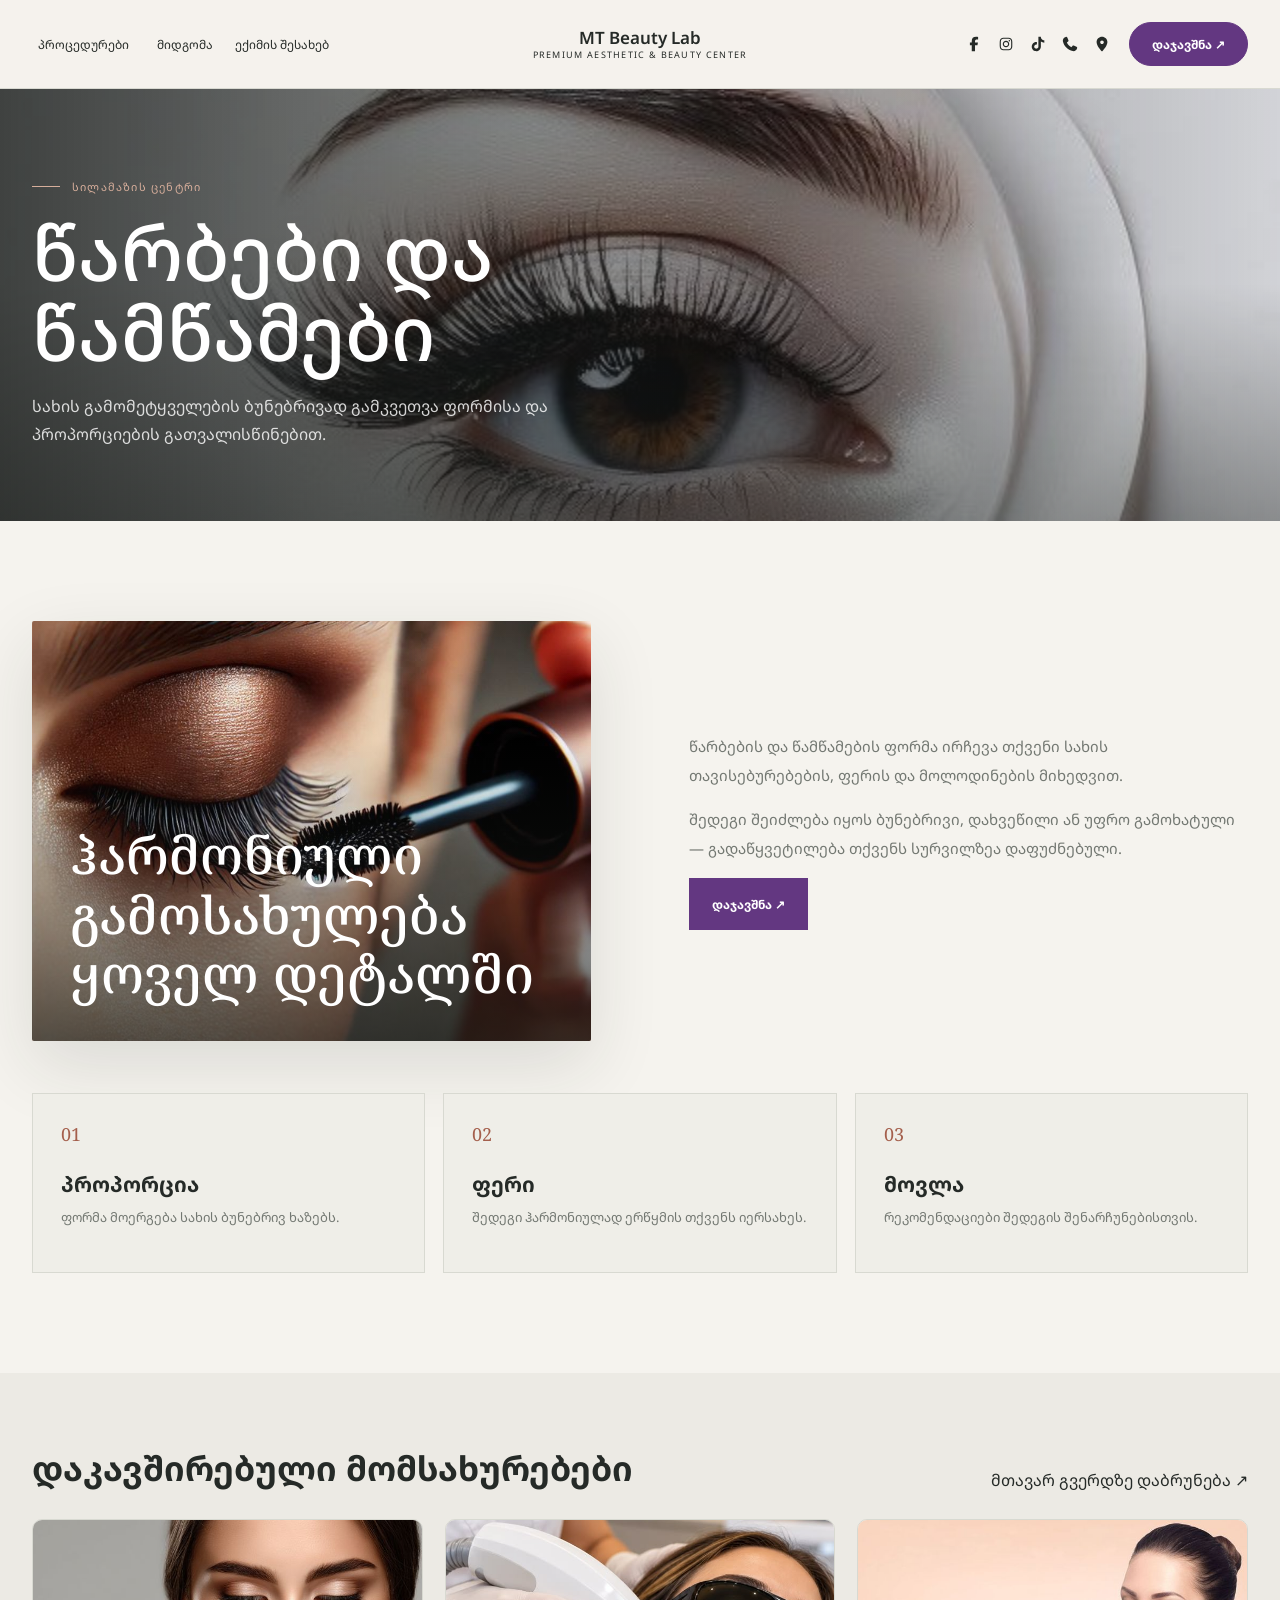
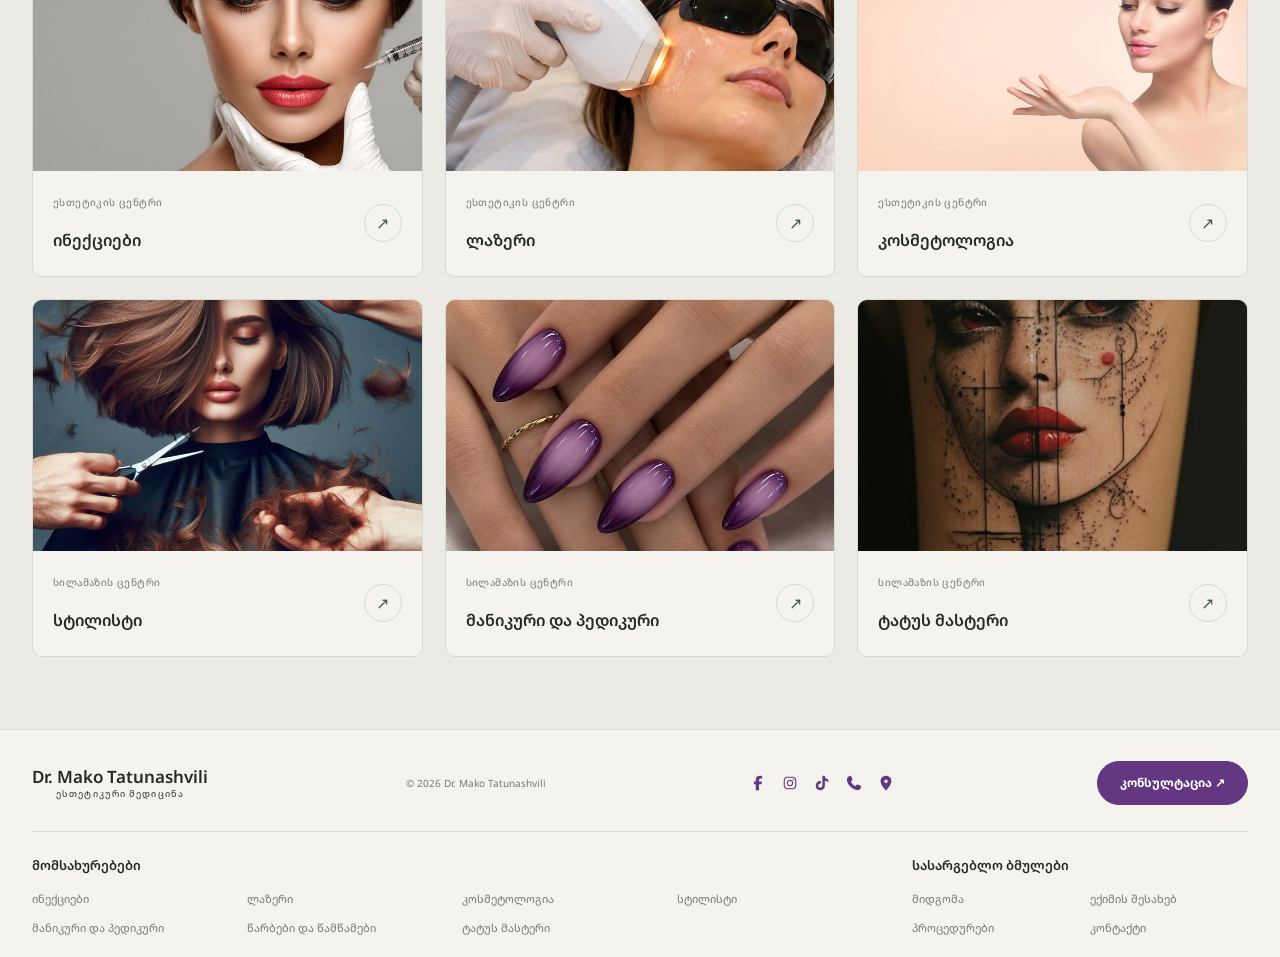
<file: pages/brows-lashes.html>
<!doctype html>
<html lang="ka">
  <head>
    <meta charset="UTF-8" />
    <meta name="viewport" content="width=device-width,initial-scale=1" />
    <title>წარბები და წამწამები | Dr. Mako Tatunashvili</title>
    <link rel="preconnect" href="https://fonts.googleapis.com" />
    <link rel="preconnect" href="https://fonts.gstatic.com" crossorigin />
    <link
      href="https://fonts.googleapis.com/css2?family=Noto+Sans+Georgian:wght@400;500;600;700&family=Noto+Serif+Georgian:wght@400;500;600&display=swap"
      rel="stylesheet"
    />
    <link rel="stylesheet" href="../pages.css" />
  </head>
  <body class="brows-lashes">
    <header class="sub-header">
      <div class="wrap nav">
        <a class="brand" href="../index.html"
          ><strong>MT Beauty Lab</strong
          ><span>Premium Aesthetic & Beauty Center</span></a
        >
        <nav class="nav-links">
          <button class="nav-trigger" type="button" aria-expanded="false">
            პროცედურები</button
          ><a href="../index.html#approach">მიდგომა</a
          ><a href="../index.html#doctor">ექიმის შესახებ</a>
        </nav>
        <div class="header-actions">
          <a class="button nav-book" href="../index.html#booking">დაჯავშნა ↗</a>
        </div>
        <button
          class="menu-toggle"
          type="button"
          aria-label="მენიუს გახსნა"
          aria-expanded="false"
        >
          ☰
        </button>
      </div>
      <div class="mega-menu">
        <div class="wrap mega-menu-inner">
          <div class="mega-column">
            <p class="mega-label">ესთეტიკის ცენტრი</p>
            <a href="injections.html">ინექციები</a
            ><a href="laser.html">ლაზერი</a
            ><a href="cosmetology.html">კოსმეტოლოგიური პროცედურები</a>
          </div>
          <div class="mega-column">
            <p class="mega-label">სილამაზის ცენტრი</p>
            <a href="stylist.html">სტილისტი</a
            ><a href="manicure-pedicure.html">მანიკური და პედიკური</a
            ><a class="active" href="brows-lashes.html">წარბები და წამწამები</a
            ><a href="tattoo-master.html">ტატუს მასტერი</a>
          </div>
          <a class="mega-feature" href="../index.html#booking"
            ><strong>ინდივიდუალური კონსულტაცია</strong></a
          >
        </div>
      </div>
    </header>
    <main>
      <section class="page-hero">
        <div class="wrap page-hero-inner">
          <p class="eyebrow">სილამაზის ცენტრი</p>
          <h1>წარბები და წამწამები</h1>
          <p>
            სახის გამომეტყველების ბუნებრივად გამკვეთვა ფორმისა და პროპორციების
            გათვალისწინებით.
          </p>
        </div>
      </section>
      <section class="page-content">
        <div class="wrap">
          <div class="content-grid">
            <div><h2>ჰარმონიული გამოსახულება ყოველ დეტალში</h2></div>
            <div>
              <p>
                წარბების და წამწამების ფორმა ირჩევა თქვენი სახის
                თავისებურებების, ფერის და მოლოდინების მიხედვით.
              </p>
              <p>
                შედეგი შეიძლება იყოს ბუნებრივი, დახვეწილი ან უფრო გამოხატული —
                გადაწყვეტილება თქვენს სურვილზეა დაფუძნებული.
              </p>
              <a class="button" href="../index.html#booking">დაჯავშნა ↗</a>
            </div>
          </div>
          <div class="benefits">
            <article class="benefit">
              <span>01</span>
              <h3>პროპორცია</h3>
              <p>ფორმა მოერგება სახის ბუნებრივ ხაზებს.</p>
            </article>
            <article class="benefit">
              <span>02</span>
              <h3>ფერი</h3>
              <p>შედეგი ჰარმონიულად ერწყმის თქვენს იერსახეს.</p>
            </article>
            <article class="benefit">
              <span>03</span>
              <h3>მოვლა</h3>
              <p>რეკომენდაციები შედეგის შენარჩუნებისთვის.</p>
            </article>
          </div>
        </div>
      </section>
      <section class="page-related">
        <div class="wrap">
          <div class="related-head">
            <h2>დაკავშირებული მომსახურებები</h2>
            <a href="../index.html">მთავარ გვერდზე დაბრუნება ↗</a>
          </div>
          <div class="related-links">
            <a href="stylist.html">სტილისტი <span>↗</span></a
            ><a href="tattoo-master.html">ტატუს მასტერი <span>↗</span></a
            ><a href="cosmetology.html">კოსმეტოლოგია <span>↗</span></a>
          </div>
        </div>
      </section>
    </main>
    <footer>
      <div class="wrap footer-row">
        <a class="brand" href="../index.html"
          ><strong>Dr. Mako Tatunashvili</strong
          ><span>ესთეტიკური მედიცინა</span></a
        >
        <p>© <span id="year"></span> Dr. Mako Tatunashvili</p>
        <a class="button footer-cta" href="../index.html#booking"
          >კონსულტაცია ↗</a
        >
        <div class="footer-links">
          <a href="../index.html#doctor">ექიმის შესახებ</a
          ><a href="../index.html#treatments">პროცედურები</a
          ><a href="../index.html#booking">კონტაქტი</a>
        </div>
      </div>
      <div class="wrap footer-map"></div>
    </footer>
    <script src="../pages.js"></script>
  </body>
</html>
</file>
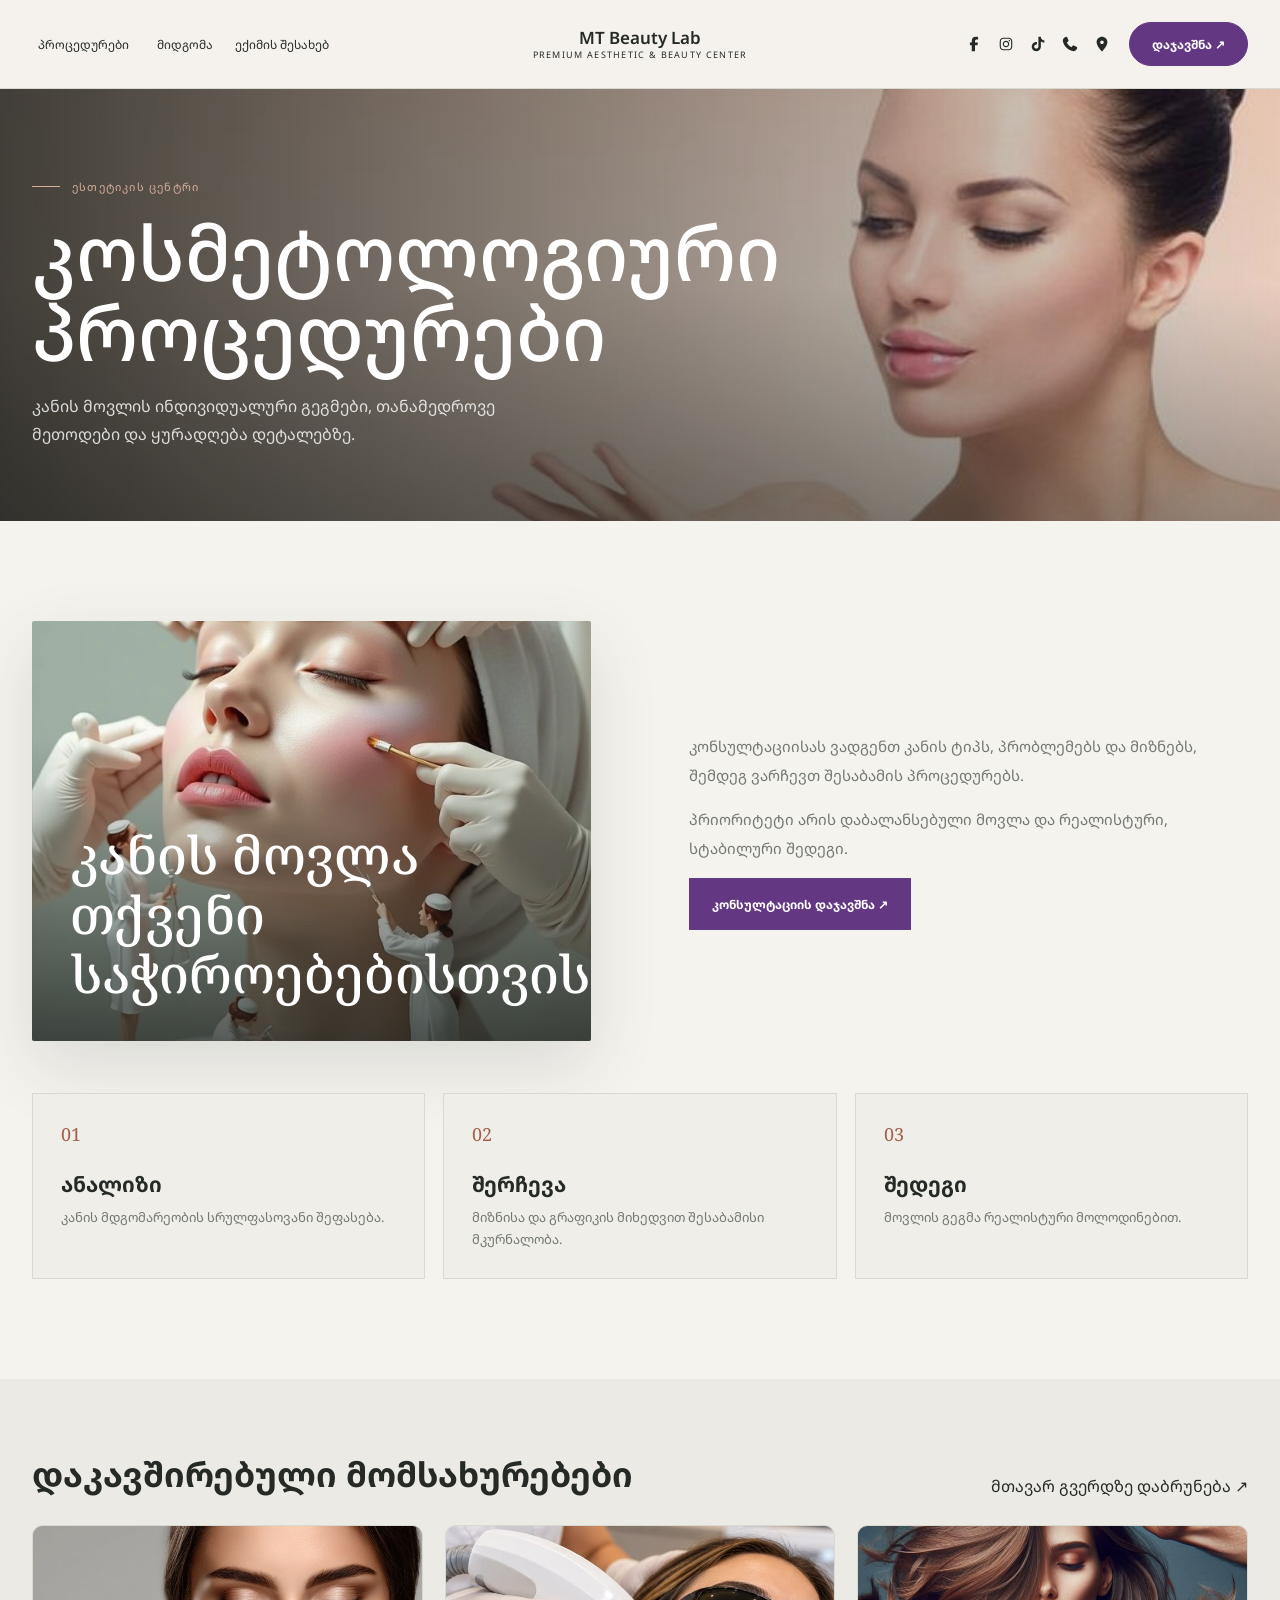
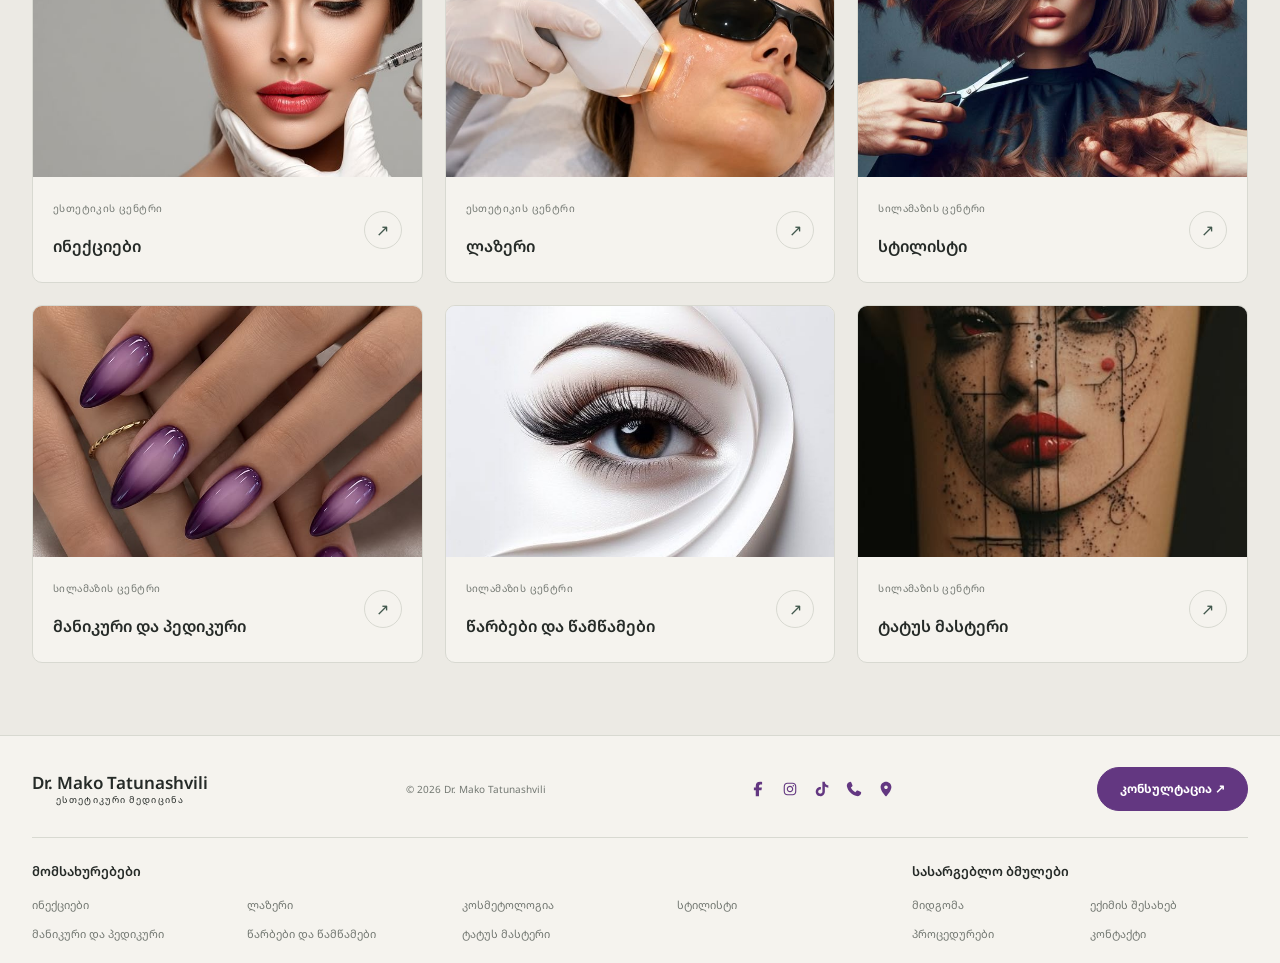
<file: pages/cosmetology.html>
<!doctype html>
<html lang="ka">
  <head>
    <meta charset="UTF-8" />
    <meta name="viewport" content="width=device-width,initial-scale=1" />
    <title>კოსმეტოლოგიური პროცედურები | Dr. Mako Tatunashvili</title>
    <link rel="preconnect" href="https://fonts.googleapis.com" />
    <link rel="preconnect" href="https://fonts.gstatic.com" crossorigin />
    <link
      href="https://fonts.googleapis.com/css2?family=Noto+Sans+Georgian:wght@400;500;600;700&family=Noto+Serif+Georgian:wght@400;500;600&display=swap"
      rel="stylesheet"
    />
    <link rel="stylesheet" href="../pages.css" />
  </head>
  <body class="cosmetology">
    <header class="sub-header">
      <div class="wrap nav">
        <a class="brand" href="../index.html"
          ><strong>MT Beauty Lab</strong
          ><span>Premium Aesthetic & Beauty Center</span></a
        >
        <nav class="nav-links">
          <button class="nav-trigger" type="button" aria-expanded="false">
            პროცედურები</button
          ><a href="../index.html#approach">მიდგომა</a
          ><a href="../index.html#doctor">ექიმის შესახებ</a>
        </nav>
        <div class="header-actions">
          <a class="button nav-book" href="../index.html#booking">დაჯავშნა ↗</a>
        </div>
        <button
          class="menu-toggle"
          type="button"
          aria-label="მენიუს გახსნა"
          aria-expanded="false"
        >
          ☰
        </button>
      </div>
      <div class="mega-menu">
        <div class="wrap mega-menu-inner">
          <div class="mega-column">
            <p class="mega-label">ესთეტიკის ცენტრი</p>
            <a href="injections.html">ინექციები</a
            ><a href="laser.html">ლაზერი</a
            ><a class="active" href="cosmetology.html"
              >კოსმეტოლოგიური პროცედურები</a
            >
          </div>
          <div class="mega-column">
            <p class="mega-label">სილამაზის ცენტრი</p>
            <a href="stylist.html">სტილისტი</a
            ><a href="manicure-pedicure.html">მანიკური და პედიკური</a
            ><a href="brows-lashes.html">წარბები და წამწამები</a
            ><a href="tattoo-master.html">ტატუს მასტერი</a>
          </div>
          <a class="mega-feature" href="../index.html#booking"
            ><strong>ინდივიდუალური კონსულტაცია</strong></a
          >
        </div>
      </div>
    </header>
    <main>
      <section class="page-hero">
        <div class="wrap page-hero-inner">
          <p class="eyebrow">ესთეტიკის ცენტრი</p>
          <h1>კოსმეტოლოგიური პროცედურები</h1>
          <p>
            კანის მოვლის ინდივიდუალური გეგმები, თანამედროვე მეთოდები და
            ყურადღება დეტალებზე.
          </p>
        </div>
      </section>
      <section class="page-content">
        <div class="wrap">
          <div class="content-grid">
            <div><h2>კანის მოვლა თქვენი საჭიროებებისთვის</h2></div>
            <div>
              <p>
                კონსულტაციისას ვადგენთ კანის ტიპს, პრობლემებს და მიზნებს, შემდეგ
                ვარჩევთ შესაბამის პროცედურებს.
              </p>
              <p>
                პრიორიტეტი არის დაბალანსებული მოვლა და რეალისტური, სტაბილური
                შედეგი.
              </p>
              <a class="button" href="../index.html#booking"
                >კონსულტაციის დაჯავშნა ↗</a
              >
            </div>
          </div>
          <div class="benefits">
            <article class="benefit">
              <span>01</span>
              <h3>ანალიზი</h3>
              <p>კანის მდგომარეობის სრულფასოვანი შეფასება.</p>
            </article>
            <article class="benefit">
              <span>02</span>
              <h3>შერჩევა</h3>
              <p>მიზნისა და გრაფიკის მიხედვით შესაბამისი მკურნალობა.</p>
            </article>
            <article class="benefit">
              <span>03</span>
              <h3>შედეგი</h3>
              <p>მოვლის გეგმა რეალისტური მოლოდინებით.</p>
            </article>
          </div>
        </div>
      </section>
      <section class="page-related">
        <div class="wrap">
          <div class="related-head">
            <h2>დაკავშირებული მომსახურებები</h2>
            <a href="../index.html">მთავარ გვერდზე დაბრუნება ↗</a>
          </div>
          <div class="related-links">
            <a href="injections.html">ინექციები <span>↗</span></a
            ><a href="laser.html">ლაზერი <span>↗</span></a
            ><a href="brows-lashes.html">წარბები და წამწამები <span>↗</span></a>
          </div>
        </div>
      </section>
    </main>
    <footer>
      <div class="wrap footer-row">
        <a class="brand" href="../index.html"
          ><strong>Dr. Mako Tatunashvili</strong
          ><span>ესთეტიკური მედიცინა</span></a
        >
        <p>© <span id="year"></span> Dr. Mako Tatunashvili</p>
        <a class="button footer-cta" href="../index.html#booking"
          >კონსულტაცია ↗</a
        >
        <div class="footer-links">
          <a href="../index.html#doctor">ექიმის შესახებ</a
          ><a href="../index.html#treatments">პროცედურები</a
          ><a href="../index.html#booking">კონტაქტი</a>
        </div>
      </div>
      <div class="wrap footer-map"></div>
    </footer>
    <script src="../pages.js"></script>
  </body>
</html>
</file>
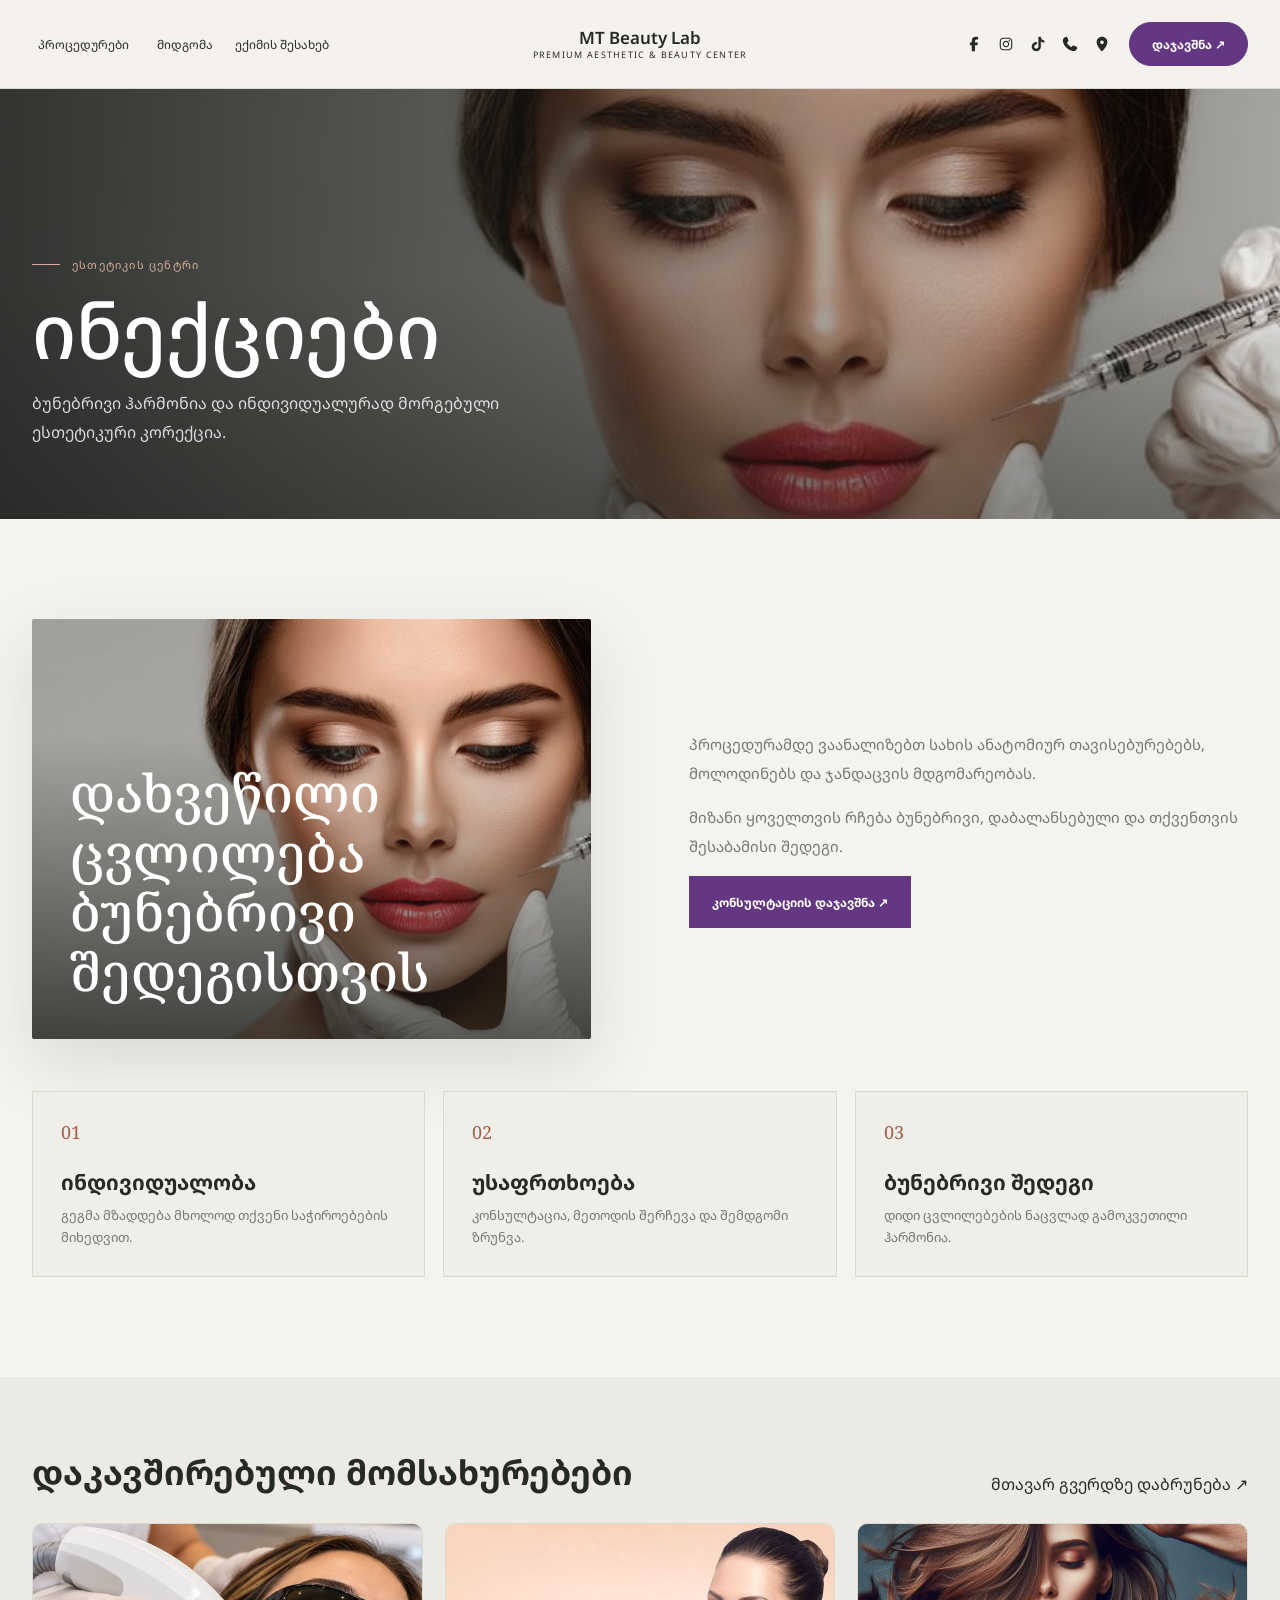
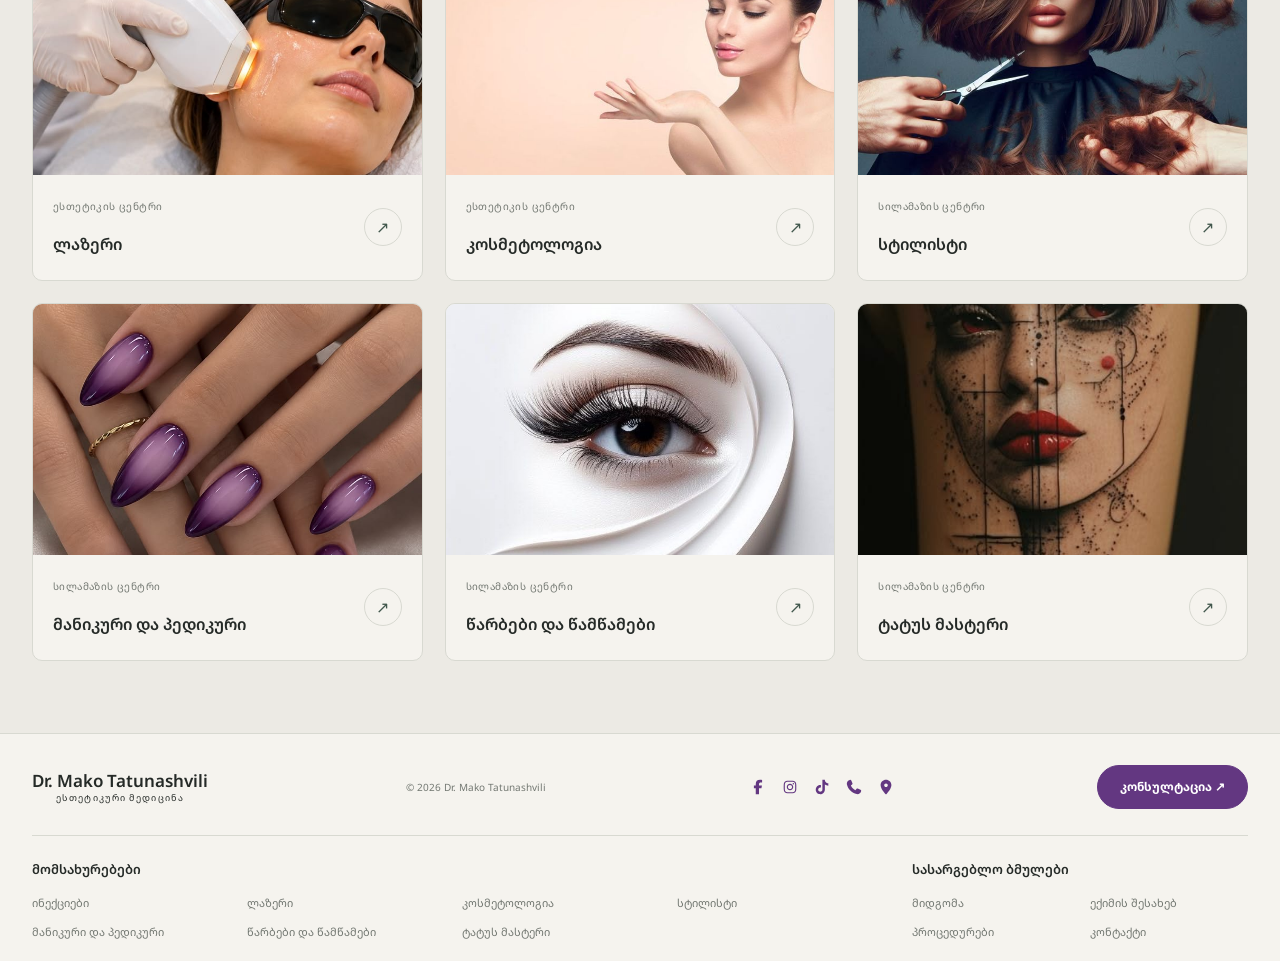
<file: pages/injections.html>
<!doctype html>
<html lang="ka">
  <head>
    <meta charset="UTF-8" />
    <meta name="viewport" content="width=device-width, initial-scale=1" />
    <title>ინექციები | Dr. Mako Tatunashvili</title>
    <link rel="preconnect" href="https://fonts.googleapis.com" />
    <link rel="preconnect" href="https://fonts.gstatic.com" crossorigin />
    <link
      href="https://fonts.googleapis.com/css2?family=Noto+Sans+Georgian:wght@400;500;600;700&family=Noto+Serif+Georgian:wght@400;500;600&display=swap"
      rel="stylesheet"
    />
    <link rel="stylesheet" href="../pages.css" />
  </head>
  <body class="injections">
    <header class="sub-header">
      <div class="wrap nav">
        <a class="brand" href="../index.html"
          ><strong>MT Beauty Lab</strong
          ><span>Premium Aesthetic & Beauty Center</span></a
        >
        <nav class="nav-links" aria-label="მთავარი ნავიგაცია">
          <button class="nav-trigger" type="button" aria-expanded="false">
            პროცედურები
          </button>
          <a href="../index.html#approach">მიდგომა</a
          ><a href="../index.html#doctor">ექიმის შესახებ</a>
        </nav>
        <div class="header-actions">
          <a class="button nav-book" href="../index.html#booking">დაჯავშნა ↗</a>
        </div>
        <button
          class="menu-toggle"
          type="button"
          aria-label="მენიუს გახსნა"
          aria-expanded="false"
        >
          ☰
        </button>
      </div>
      <div class="mega-menu">
        <div class="wrap mega-menu-inner">
          <div class="mega-column">
            <p class="mega-label">ესთეტიკის ცენტრი</p>
            <a class="active" href="injections.html">ინექციები</a
            ><a href="laser.html">ლაზერი</a
            ><a href="cosmetology.html">კოსმეტოლოგიური პროცედურები</a>
          </div>
          <div class="mega-column">
            <p class="mega-label">სილამაზის ცენტრი</p>
            <a href="stylist.html">სტილისტი</a
            ><a href="manicure-pedicure.html">მანიკური და პედიკური</a
            ><a href="brows-lashes.html">წარბები და წამწამები</a
            ><a href="tattoo-master.html">ტატუს მასტერი</a>
          </div>
          <a class="mega-feature" href="../index.html#booking"
            ><strong>ინდივიდუალური კონსულტაცია</strong></a
          >
        </div>
      </div>
    </header>
    <main>
      <section class="page-hero">
        <div class="wrap page-hero-inner">
          <p class="eyebrow">ესთეტიკის ცენტრი</p>
          <h1>ინექციები</h1>
          <p>
            ბუნებრივი ჰარმონია და ინდივიდუალურად მორგებული ესთეტიკური კორექცია.
          </p>
        </div>
      </section>
      <section class="page-content">
        <div class="wrap">
          <div class="content-grid">
            <div><h2>დახვეწილი ცვლილება ბუნებრივი შედეგისთვის</h2></div>
            <div>
              <p>
                პროცედურამდე ვაანალიზებთ სახის ანატომიურ თავისებურებებს,
                მოლოდინებს და ჯანდაცვის მდგომარეობას.
              </p>
              <p>
                მიზანი ყოველთვის რჩება ბუნებრივი, დაბალანსებული და თქვენთვის
                შესაბამისი შედეგი.
              </p>
              <a class="button" href="../index.html#booking"
                >კონსულტაციის დაჯავშნა ↗</a
              >
            </div>
          </div>
          <div class="benefits">
            <article class="benefit">
              <span>01</span>
              <h3>ინდივიდუალობა</h3>
              <p>გეგმა მზადდება მხოლოდ თქვენი საჭიროებების მიხედვით.</p>
            </article>
            <article class="benefit">
              <span>02</span>
              <h3>უსაფრთხოება</h3>
              <p>კონსულტაცია, მეთოდის შერჩევა და შემდგომი ზრუნვა.</p>
            </article>
            <article class="benefit">
              <span>03</span>
              <h3>ბუნებრივი შედეგი</h3>
              <p>დიდი ცვლილებების ნაცვლად გამოკვეთილი ჰარმონია.</p>
            </article>
          </div>
        </div>
      </section>
      <section class="page-related">
        <div class="wrap">
          <div class="related-head">
            <h2>დაკავშირებული მომსახურებები</h2>
            <a href="../index.html">მთავარ გვერდზე დაბრუნება ↗</a>
          </div>
          <div class="related-links">
            <a href="cosmetology.html">კოსმეტოლოგია <span>↗</span></a
            ><a href="laser.html">ლაზერი <span>↗</span></a
            ><a href="brows-lashes.html">წარბები და წამწამები <span>↗</span></a>
          </div>
        </div>
      </section>
    </main>
    <footer>
      <div class="wrap footer-row">
        <a class="brand" href="../index.html"
          ><strong>Dr. Mako Tatunashvili</strong
          ><span>ესთეტიკური მედიცინა</span></a
        >
        <p>© <span id="year"></span> Dr. Mako Tatunashvili</p>
        <a class="button footer-cta" href="../index.html#booking"
          >კონსულტაცია ↗</a
        >
        <div class="footer-links">
          <a href="../index.html#doctor">ექიმის შესახებ</a
          ><a href="../index.html#treatments">პროცედურები</a
          ><a href="../index.html#booking">კონტაქტი</a>
        </div>
      </div>
      <div class="wrap footer-map"></div>
    </footer>
    <script src="../pages.js"></script>
  </body>
</html>
</file>
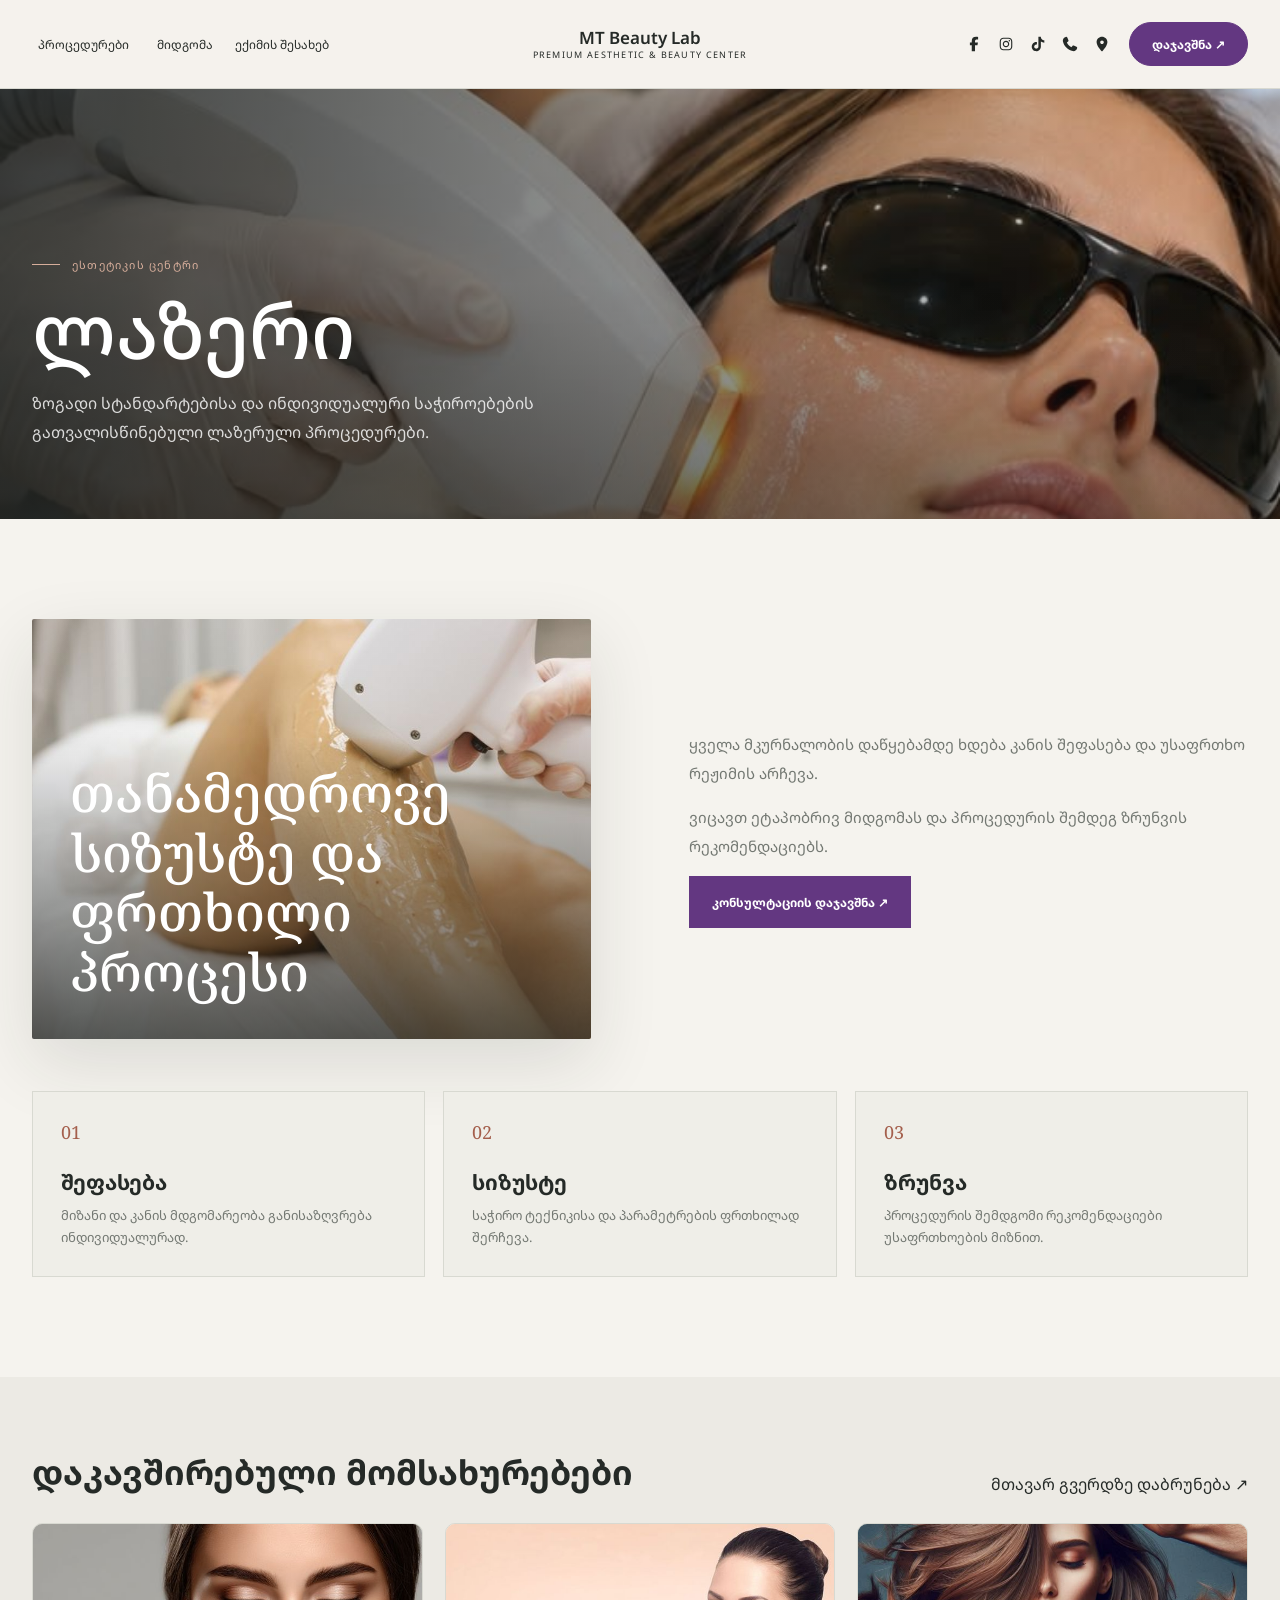
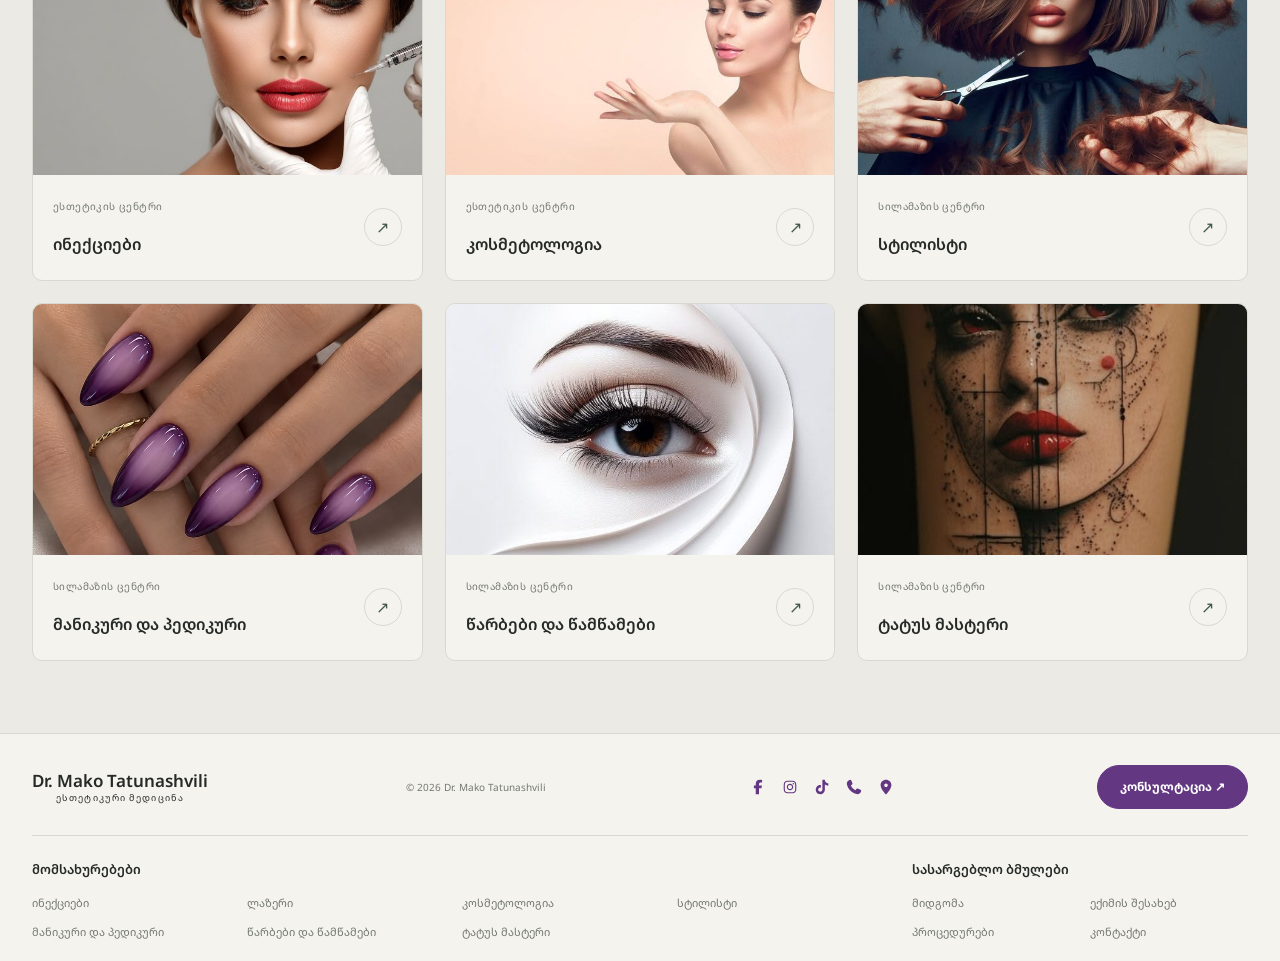
<file: pages/laser.html>
<!doctype html>
<html lang="ka">
  <head>
    <meta charset="UTF-8" />
    <meta name="viewport" content="width=device-width,initial-scale=1" />
    <title>ლაზერი | Dr. Mako Tatunashvili</title>
    <link rel="preconnect" href="https://fonts.googleapis.com" />
    <link rel="preconnect" href="https://fonts.gstatic.com" crossorigin />
    <link
      href="https://fonts.googleapis.com/css2?family=Noto+Sans+Georgian:wght@400;500;600;700&family=Noto+Serif+Georgian:wght@400;500;600&display=swap"
      rel="stylesheet"
    />
    <link rel="stylesheet" href="../pages.css" />
  </head>
  <body class="laser">
    <header class="sub-header">
      <div class="wrap nav">
        <a class="brand" href="../index.html"
          ><strong>MT Beauty Lab</strong
          ><span>Premium Aesthetic & Beauty Center</span></a
        >
        <nav class="nav-links">
          <button class="nav-trigger" type="button" aria-expanded="false">
            პროცედურები</button
          ><a href="../index.html#approach">მიდგომა</a
          ><a href="../index.html#doctor">ექიმის შესახებ</a>
        </nav>
        <div class="header-actions">
          <a class="button nav-book" href="../index.html#booking">დაჯავშნა ↗</a>
        </div>
        <button
          class="menu-toggle"
          type="button"
          aria-label="მენიუს გახსნა"
          aria-expanded="false"
        >
          ☰
        </button>
      </div>
      <div class="mega-menu">
        <div class="wrap mega-menu-inner">
          <div class="mega-column">
            <p class="mega-label">ესთეტიკის ცენტრი</p>
            <a href="injections.html">ინექციები</a
            ><a class="active" href="laser.html">ლაზერი</a
            ><a href="cosmetology.html">კოსმეტოლოგიური პროცედურები</a>
          </div>
          <div class="mega-column">
            <p class="mega-label">სილამაზის ცენტრი</p>
            <a href="stylist.html">სტილისტი</a
            ><a href="manicure-pedicure.html">მანიკური და პედიკური</a
            ><a href="brows-lashes.html">წარბები და წამწამები</a
            ><a href="tattoo-master.html">ტატუს მასტერი</a>
          </div>
          <a class="mega-feature" href="../index.html#booking"
            ><strong>ინდივიდუალური კონსულტაცია</strong></a
          >
        </div>
      </div>
    </header>
    <main>
      <section class="page-hero">
        <div class="wrap page-hero-inner">
          <p class="eyebrow">ესთეტიკის ცენტრი</p>
          <h1>ლაზერი</h1>
          <p>
            ზოგადი სტანდარტებისა და ინდივიდუალური საჭიროებების გათვალისწინებული
            ლაზერული პროცედურები.
          </p>
        </div>
      </section>
      <section class="page-content">
        <div class="wrap">
          <div class="content-grid">
            <div><h2>თანამედროვე სიზუსტე და ფრთხილი პროცესი</h2></div>
            <div>
              <p>
                ყველა მკურნალობის დაწყებამდე ხდება კანის შეფასება და უსაფრთხო
                რეჟიმის არჩევა.
              </p>
              <p>
                ვიცავთ ეტაპობრივ მიდგომას და პროცედურის შემდეგ ზრუნვის
                რეკომენდაციებს.
              </p>
              <a class="button" href="../index.html#booking"
                >კონსულტაციის დაჯავშნა ↗</a
              >
            </div>
          </div>
          <div class="benefits">
            <article class="benefit">
              <span>01</span>
              <h3>შეფასება</h3>
              <p>მიზანი და კანის მდგომარეობა განისაზღვრება ინდივიდუალურად.</p>
            </article>
            <article class="benefit">
              <span>02</span>
              <h3>სიზუსტე</h3>
              <p>საჭირო ტექნიკისა და პარამეტრების ფრთხილად შერჩევა.</p>
            </article>
            <article class="benefit">
              <span>03</span>
              <h3>ზრუნვა</h3>
              <p>პროცედურის შემდგომი რეკომენდაციები უსაფრთხოების მიზნით.</p>
            </article>
          </div>
        </div>
      </section>
      <section class="page-related">
        <div class="wrap">
          <div class="related-head">
            <h2>დაკავშირებული მომსახურებები</h2>
            <a href="../index.html">მთავარ გვერდზე დაბრუნება ↗</a>
          </div>
          <div class="related-links">
            <a href="cosmetology.html">კოსმეტოლოგია <span>↗</span></a
            ><a href="injections.html">ინექციები <span>↗</span></a
            ><a href="brows-lashes.html">წარბები და წამწამები <span>↗</span></a>
          </div>
        </div>
      </section>
    </main>
    <footer>
      <div class="wrap footer-row">
        <a class="brand" href="../index.html"
          ><strong>Dr. Mako Tatunashvili</strong
          ><span>ესთეტიკური მედიცინა</span></a
        >
        <p>© <span id="year"></span> Dr. Mako Tatunashvili</p>
        <a class="button footer-cta" href="../index.html#booking"
          >კონსულტაცია ↗</a
        >
        <div class="footer-links">
          <a href="../index.html#doctor">ექიმის შესახებ</a
          ><a href="../index.html#treatments">პროცედურები</a
          ><a href="../index.html#booking">კონტაქტი</a>
        </div>
      </div>
      <div class="wrap footer-map"></div>
    </footer>
    <script src="../pages.js"></script>
  </body>
</html>
</file>
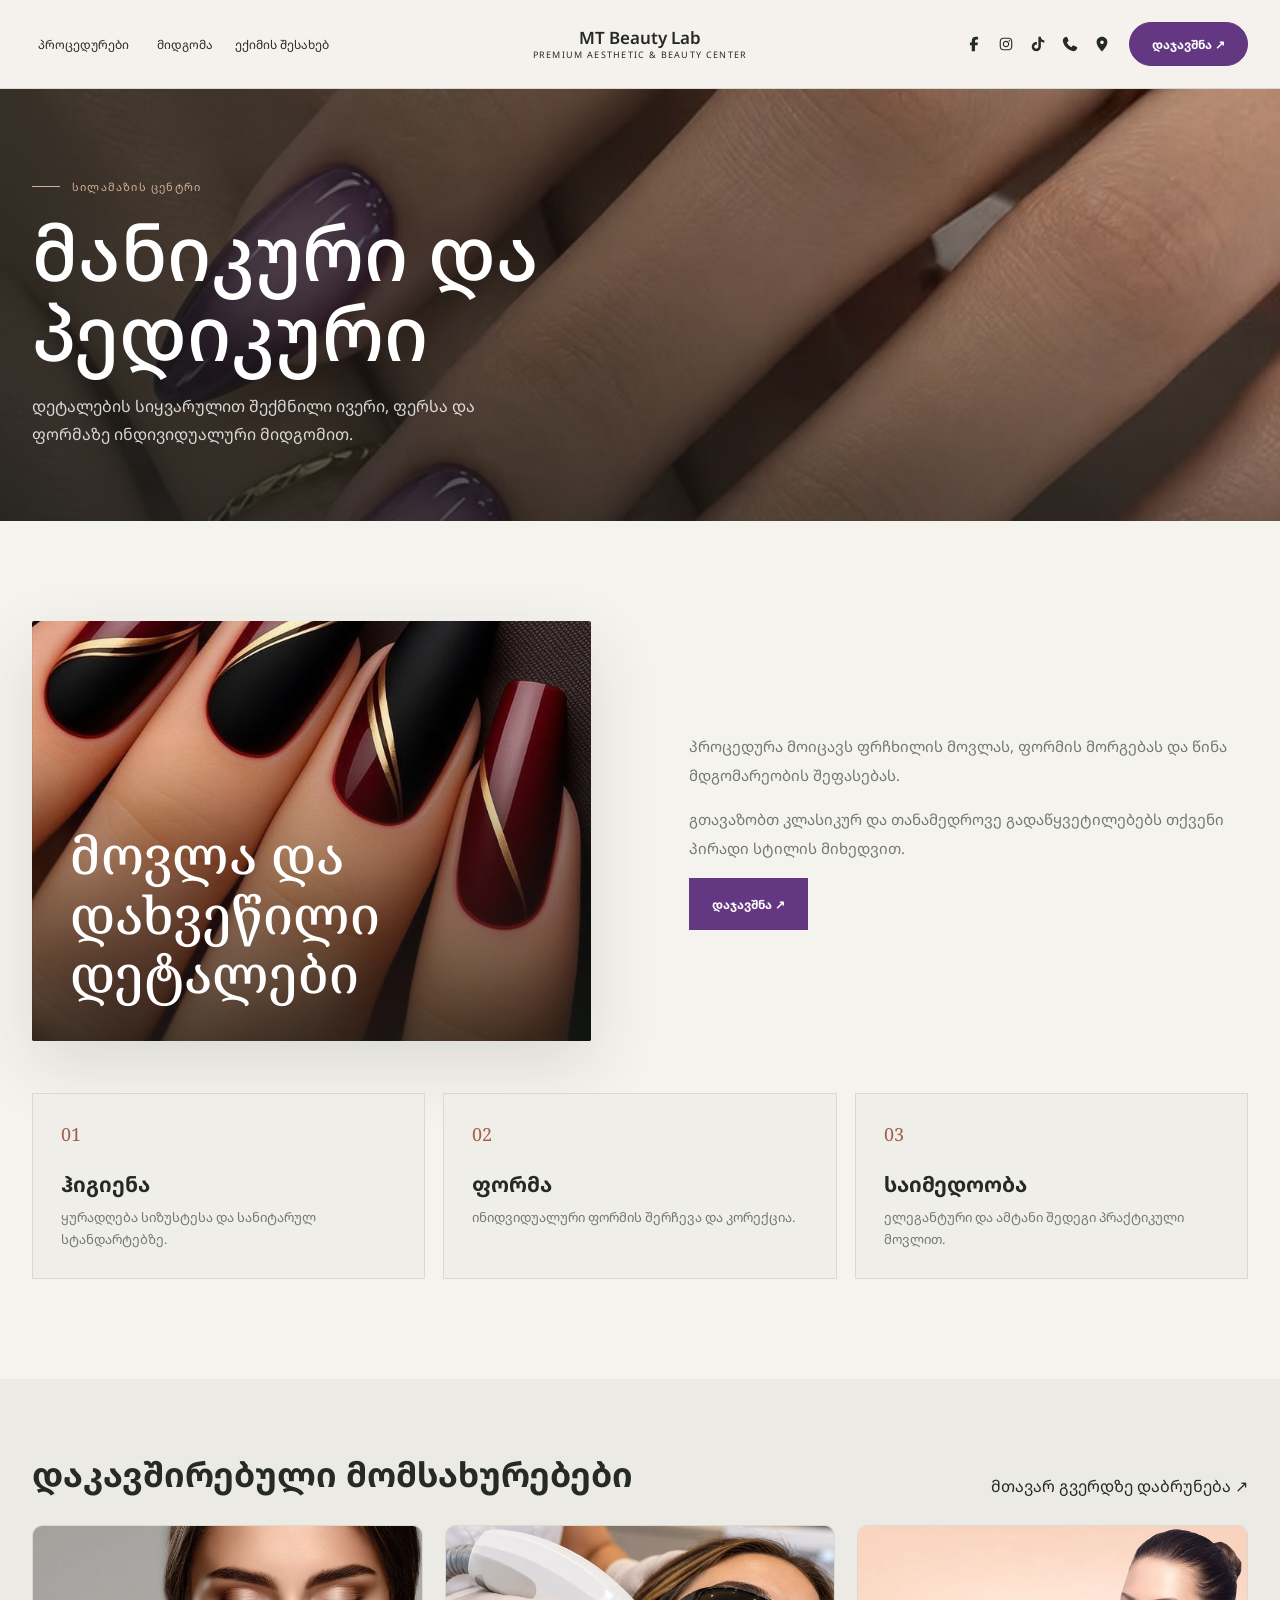
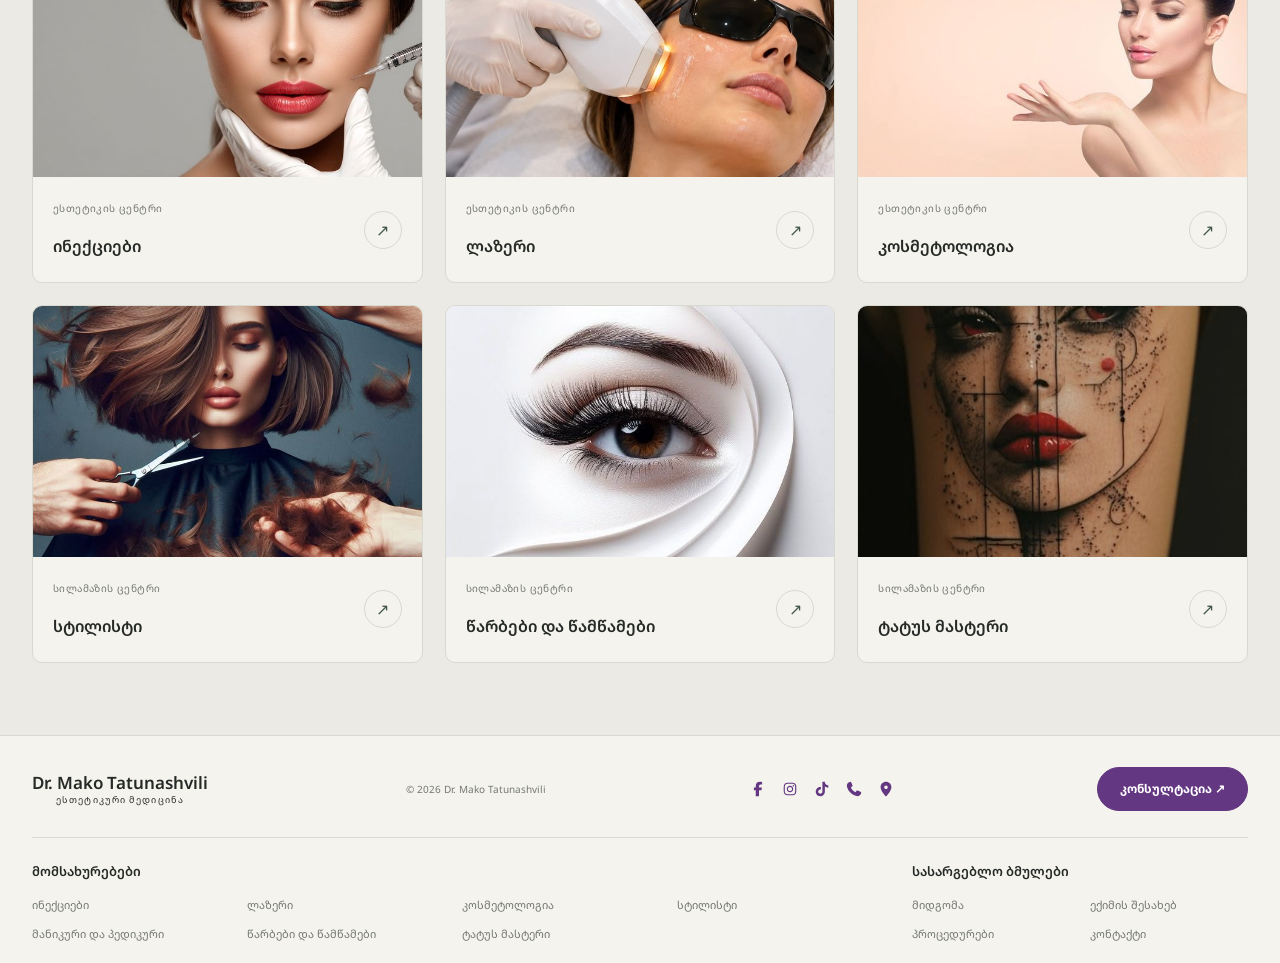
<file: pages/manicure-pedicure.html>
<!doctype html>
<html lang="ka">
  <head>
    <meta charset="UTF-8" />
    <meta name="viewport" content="width=device-width,initial-scale=1" />
    <title>მანიკური და პედიკური | Dr. Mako Tatunashvili</title>
    <link rel="preconnect" href="https://fonts.googleapis.com" />
    <link rel="preconnect" href="https://fonts.gstatic.com" crossorigin />
    <link
      href="https://fonts.googleapis.com/css2?family=Noto+Sans+Georgian:wght@400;500;600;700&family=Noto+Serif+Georgian:wght@400;500;600&display=swap"
      rel="stylesheet"
    />
    <link rel="stylesheet" href="../pages.css" />
  </head>
  <body class="manicure-pedicure">
    <header class="sub-header">
      <div class="wrap nav">
        <a class="brand" href="../index.html"
          ><strong>MT Beauty Lab</strong
          ><span>Premium Aesthetic & Beauty Center</span></a
        >
        <nav class="nav-links">
          <button class="nav-trigger" type="button" aria-expanded="false">
            პროცედურები</button
          ><a href="../index.html#approach">მიდგომა</a
          ><a href="../index.html#doctor">ექიმის შესახებ</a>
        </nav>
        <div class="header-actions">
          <a class="button nav-book" href="../index.html#booking">დაჯავშნა ↗</a>
        </div>
        <button
          class="menu-toggle"
          type="button"
          aria-label="მენიუს გახსნა"
          aria-expanded="false"
        >
          ☰
        </button>
      </div>
      <div class="mega-menu">
        <div class="wrap mega-menu-inner">
          <div class="mega-column">
            <p class="mega-label">ესთეტიკის ცენტრი</p>
            <a href="injections.html">ინექციები</a
            ><a href="laser.html">ლაზერი</a
            ><a href="cosmetology.html">კოსმეტოლოგიური პროცედურები</a>
          </div>
          <div class="mega-column">
            <p class="mega-label">სილამაზის ცენტრი</p>
            <a href="stylist.html">სტილისტი</a
            ><a class="active" href="manicure-pedicure.html"
              >მანიკური და პედიკური</a
            ><a href="brows-lashes.html">წარბები და წამწამები</a
            ><a href="tattoo-master.html">ტატუს მასტერი</a>
          </div>
          <a class="mega-feature" href="../index.html#booking"
            ><strong>ინდივიდუალური კონსულტაცია</strong></a
          >
        </div>
      </div>
    </header>
    <main>
      <section class="page-hero">
        <div class="wrap page-hero-inner">
          <p class="eyebrow">სილამაზის ცენტრი</p>
          <h1>მანიკური და პედიკური</h1>
          <p>
            დეტალების სიყვარულით შექმნილი ივერი, ფერსა და ფორმაზე ინდივიდუალური
            მიდგომით.
          </p>
        </div>
      </section>
      <section class="page-content">
        <div class="wrap">
          <div class="content-grid">
            <div><h2>მოვლა და დახვეწილი დეტალები</h2></div>
            <div>
              <p>
                პროცედურა მოიცავს ფრჩხილის მოვლას, ფორმის მორგებას და წინა
                მდგომარეობის შეფასებას.
              </p>
              <p>
                გთავაზობთ კლასიკურ და თანამედროვე გადაწყვეტილებებს თქვენი პირადი
                სტილის მიხედვით.
              </p>
              <a class="button" href="../index.html#booking">დაჯავშნა ↗</a>
            </div>
          </div>
          <div class="benefits">
            <article class="benefit">
              <span>01</span>
              <h3>ჰიგიენა</h3>
              <p>ყურადღება სიზუსტესა და სანიტარულ სტანდარტებზე.</p>
            </article>
            <article class="benefit">
              <span>02</span>
              <h3>ფორმა</h3>
              <p>ინიდვიდუალური ფორმის შერჩევა და კორექცია.</p>
            </article>
            <article class="benefit">
              <span>03</span>
              <h3>საიმედოობა</h3>
              <p>ელეგანტური და ამტანი შედეგი პრაქტიკული მოვლით.</p>
            </article>
          </div>
        </div>
      </section>
      <section class="page-related">
        <div class="wrap">
          <div class="related-head">
            <h2>დაკავშირებული მომსახურებები</h2>
            <a href="../index.html">მთავარ გვერდზე დაბრუნება ↗</a>
          </div>
          <div class="related-links">
            <a href="stylist.html">სტილისტი <span>↗</span></a
            ><a href="brows-lashes.html">წარბები და წამწამები <span>↗</span></a
            ><a href="tattoo-master.html">ტატუს მასტერი <span>↗</span></a>
          </div>
        </div>
      </section>
    </main>
    <footer>
      <div class="wrap footer-row">
        <a class="brand" href="../index.html"
          ><strong>Dr. Mako Tatunashvili</strong
          ><span>ესთეტიკური მედიცინა</span></a
        >
        <p>© <span id="year"></span> Dr. Mako Tatunashvili</p>
        <a class="button footer-cta" href="../index.html#booking"
          >კონსულტაცია ↗</a
        >
        <div class="footer-links">
          <a href="../index.html#doctor">ექიმის შესახებ</a
          ><a href="../index.html#treatments">პროცედურები</a
          ><a href="../index.html#booking">კონტაქტი</a>
        </div>
      </div>
      <div class="wrap footer-map"></div>
    </footer>
    <script src="../pages.js"></script>
  </body>
</html>
</file>
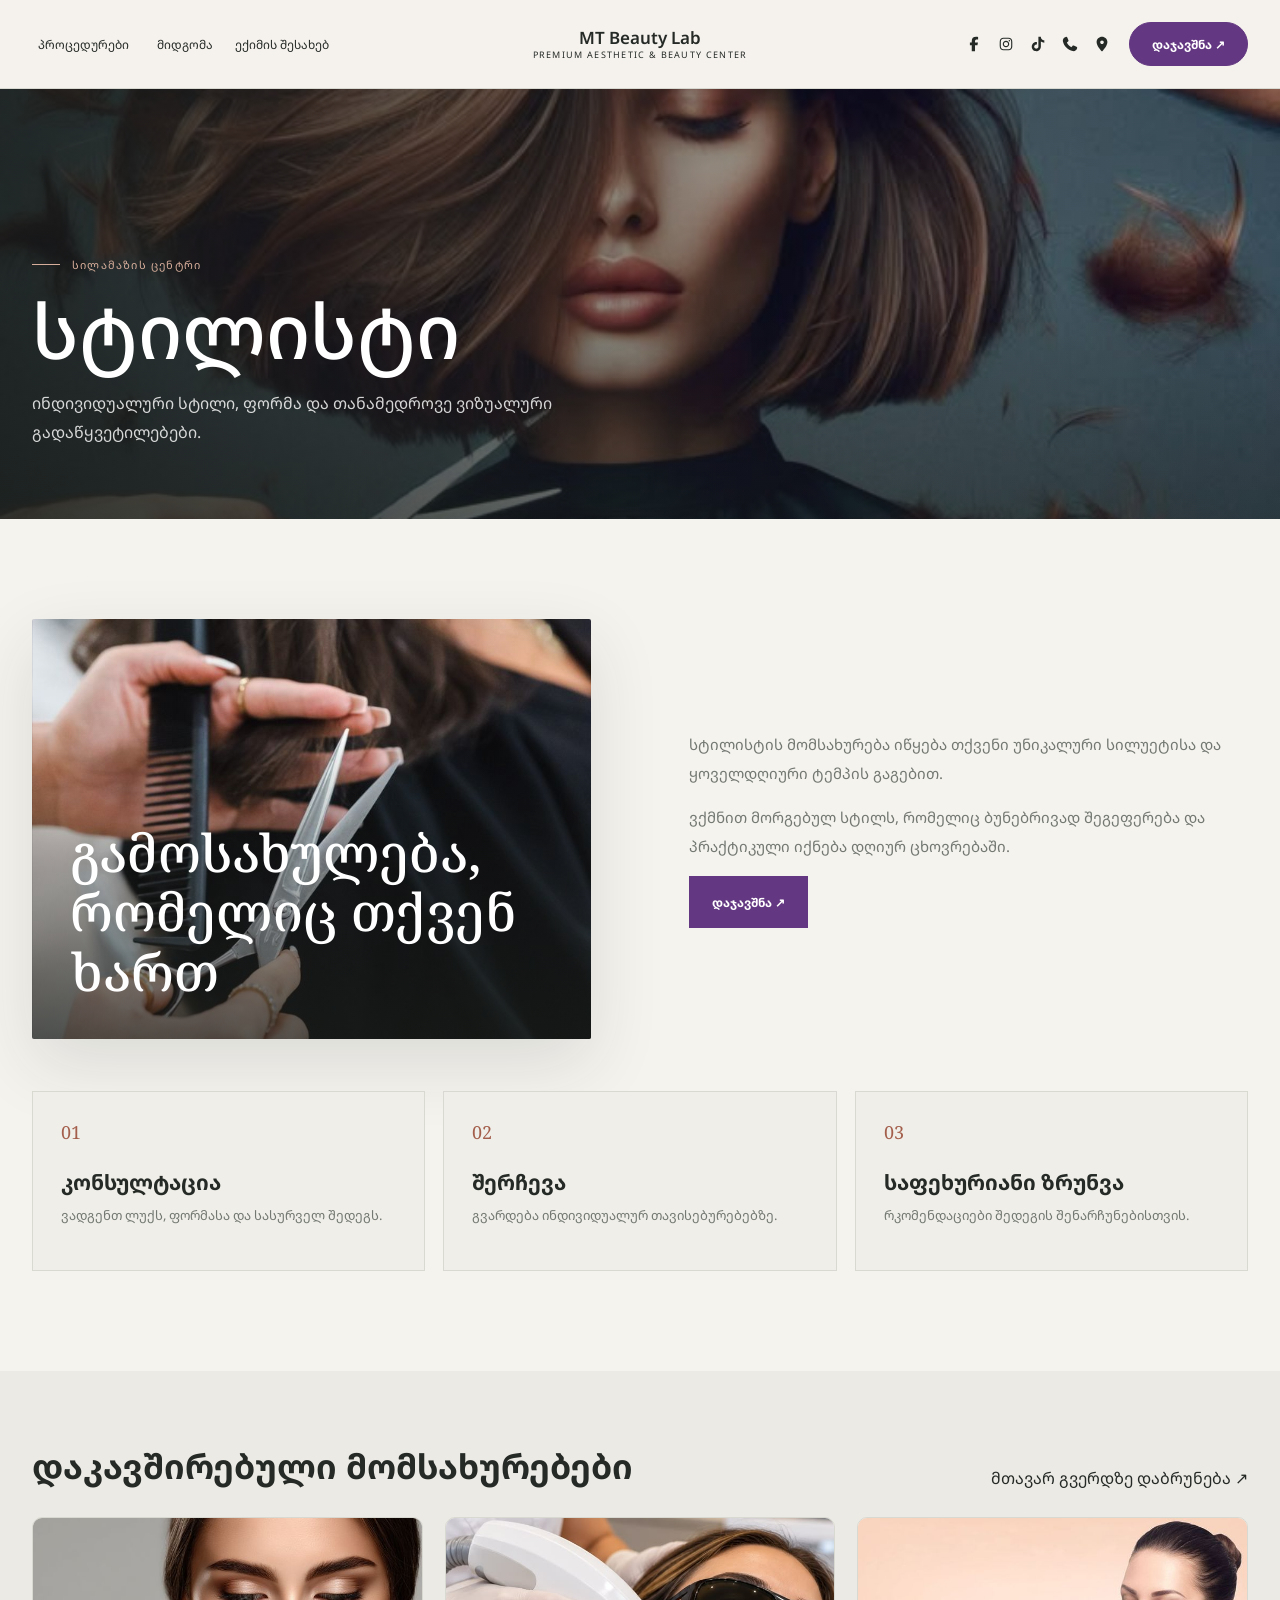
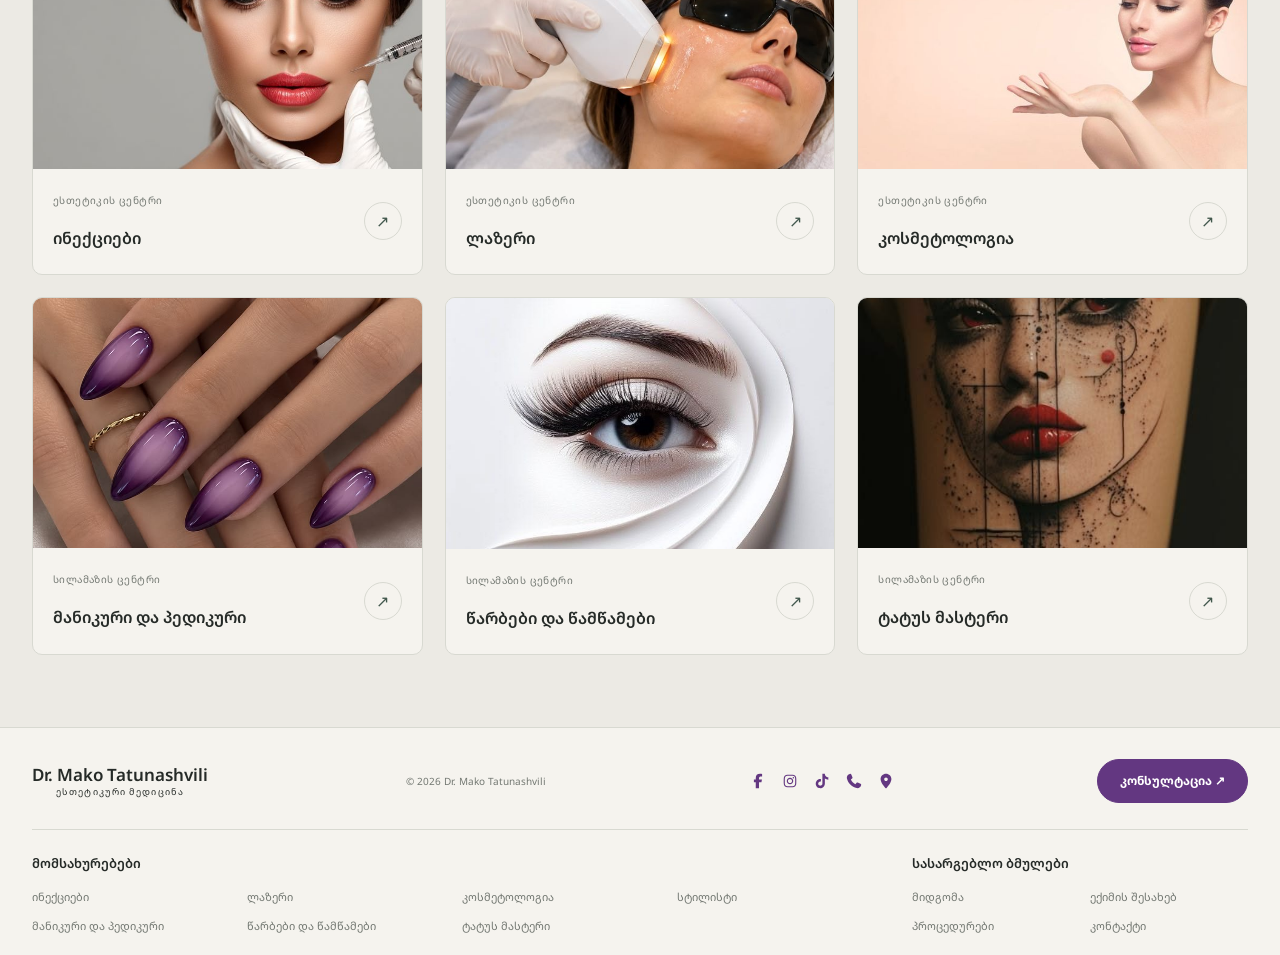
<file: pages/stylist.html>
<!doctype html>
<html lang="ka">
  <head>
    <meta charset="UTF-8" />
    <meta name="viewport" content="width=device-width,initial-scale=1" />
    <title>სტილისტი | Dr. Mako Tatunashvili</title>
    <link rel="preconnect" href="https://fonts.googleapis.com" />
    <link rel="preconnect" href="https://fonts.gstatic.com" crossorigin />
    <link
      href="https://fonts.googleapis.com/css2?family=Noto+Sans+Georgian:wght@400;500;600;700&family=Noto+Serif+Georgian:wght@400;500;600&display=swap"
      rel="stylesheet"
    />
    <link rel="stylesheet" href="../pages.css" />
  </head>
  <body class="stylist">
    <header class="sub-header">
      <div class="wrap nav">
        <a class="brand" href="../index.html"
          ><strong>MT Beauty Lab</strong
          ><span>Premium Aesthetic & Beauty Center</span></a
        >
        <nav class="nav-links">
          <button class="nav-trigger" type="button" aria-expanded="false">
            პროცედურები</button
          ><a href="../index.html#approach">მიდგომა</a
          ><a href="../index.html#doctor">ექიმის შესახებ</a>
        </nav>
        <div class="header-actions">
          <a class="button nav-book" href="../index.html#booking">დაჯავშნა ↗</a>
        </div>
        <button
          class="menu-toggle"
          type="button"
          aria-label="მენიუს გახსნა"
          aria-expanded="false"
        >
          ☰
        </button>
      </div>
      <div class="mega-menu">
        <div class="wrap mega-menu-inner">
          <div class="mega-column">
            <p class="mega-label">ესთეტიკის ცენტრი</p>
            <a href="injections.html">ინექციები</a
            ><a href="laser.html">ლაზერი</a
            ><a href="cosmetology.html">კოსმეტოლოგიური პროცედურები</a>
          </div>
          <div class="mega-column">
            <p class="mega-label">სილამაზის ცენტრი</p>
            <a class="active" href="stylist.html">სტილისტი</a
            ><a href="manicure-pedicure.html">მანიკური და პედიკური</a
            ><a href="brows-lashes.html">წარბები და წამწამები</a
            ><a href="tattoo-master.html">ტატუს მასტერი</a>
          </div>
          <a class="mega-feature" href="../index.html#booking"
            ><strong>ინდივიდუალური კონსულტაცია</strong></a
          >
        </div>
      </div>
    </header>
    <main>
      <section class="page-hero">
        <div class="wrap page-hero-inner">
          <p class="eyebrow">სილამაზის ცენტრი</p>
          <h1>სტილისტი</h1>
          <p>
            ინდივიდუალური სტილი, ფორმა და თანამედროვე ვიზუალური
            გადაწყვეტილებები.
          </p>
        </div>
      </section>
      <section class="page-content">
        <div class="wrap">
          <div class="content-grid">
            <div><h2>გამოსახულება, რომელიც თქვენ ხართ</h2></div>
            <div>
              <p>
                სტილისტის მომსახურება იწყება თქვენი უნიკალური სილუეტისა და
                ყოველდღიური ტემპის გაგებით.
              </p>
              <p>
                ვქმნით მორგებულ სტილს, რომელიც ბუნებრივად შეგეფერება და
                პრაქტიკული იქნება დღიურ ცხოვრებაში.
              </p>
              <a class="button" href="../index.html#booking">დაჯავშნა ↗</a>
            </div>
          </div>
          <div class="benefits">
            <article class="benefit">
              <span>01</span>
              <h3>კონსულტაცია</h3>
              <p>ვადგენთ ლუქს, ფორმასა და სასურველ შედეგს.</p>
            </article>
            <article class="benefit">
              <span>02</span>
              <h3>შერჩევა</h3>
              <p>გვარდება ინდივიდუალურ თავისებურებებზე.</p>
            </article>
            <article class="benefit">
              <span>03</span>
              <h3>საფეხურიანი ზრუნვა</h3>
              <p>რკომენდაციები შედეგის შენარჩუნებისთვის.</p>
            </article>
          </div>
        </div>
      </section>
      <section class="page-related">
        <div class="wrap">
          <div class="related-head">
            <h2>დაკავშირებული მომსახურებები</h2>
            <a href="../index.html">მთავარ გვერდზე დაბრუნება ↗</a>
          </div>
          <div class="related-links">
            <a href="manicure-pedicure.html"
              >მანიკური და პედიკური <span>↗</span></a
            ><a href="brows-lashes.html">წარბები და წამწამები <span>↗</span></a
            ><a href="tattoo-master.html">ტატუს მასტერი <span>↗</span></a>
          </div>
        </div>
      </section>
    </main>
    <footer>
      <div class="wrap footer-row">
        <a class="brand" href="../index.html"
          ><strong>Dr. Mako Tatunashvili</strong
          ><span>ესთეტიკური მედიცინა</span></a
        >
        <p>© <span id="year"></span> Dr. Mako Tatunashvili</p>
        <a class="button footer-cta" href="../index.html#booking"
          >კონსულტაცია ↗</a
        >
        <div class="footer-links">
          <a href="../index.html#doctor">ექიმის შესახებ</a
          ><a href="../index.html#treatments">პროცედურები</a
          ><a href="../index.html#booking">კონტაქტი</a>
        </div>
      </div>
      <div class="wrap footer-map"></div>
    </footer>
    <script src="../pages.js"></script>
  </body>
</html>
</file>
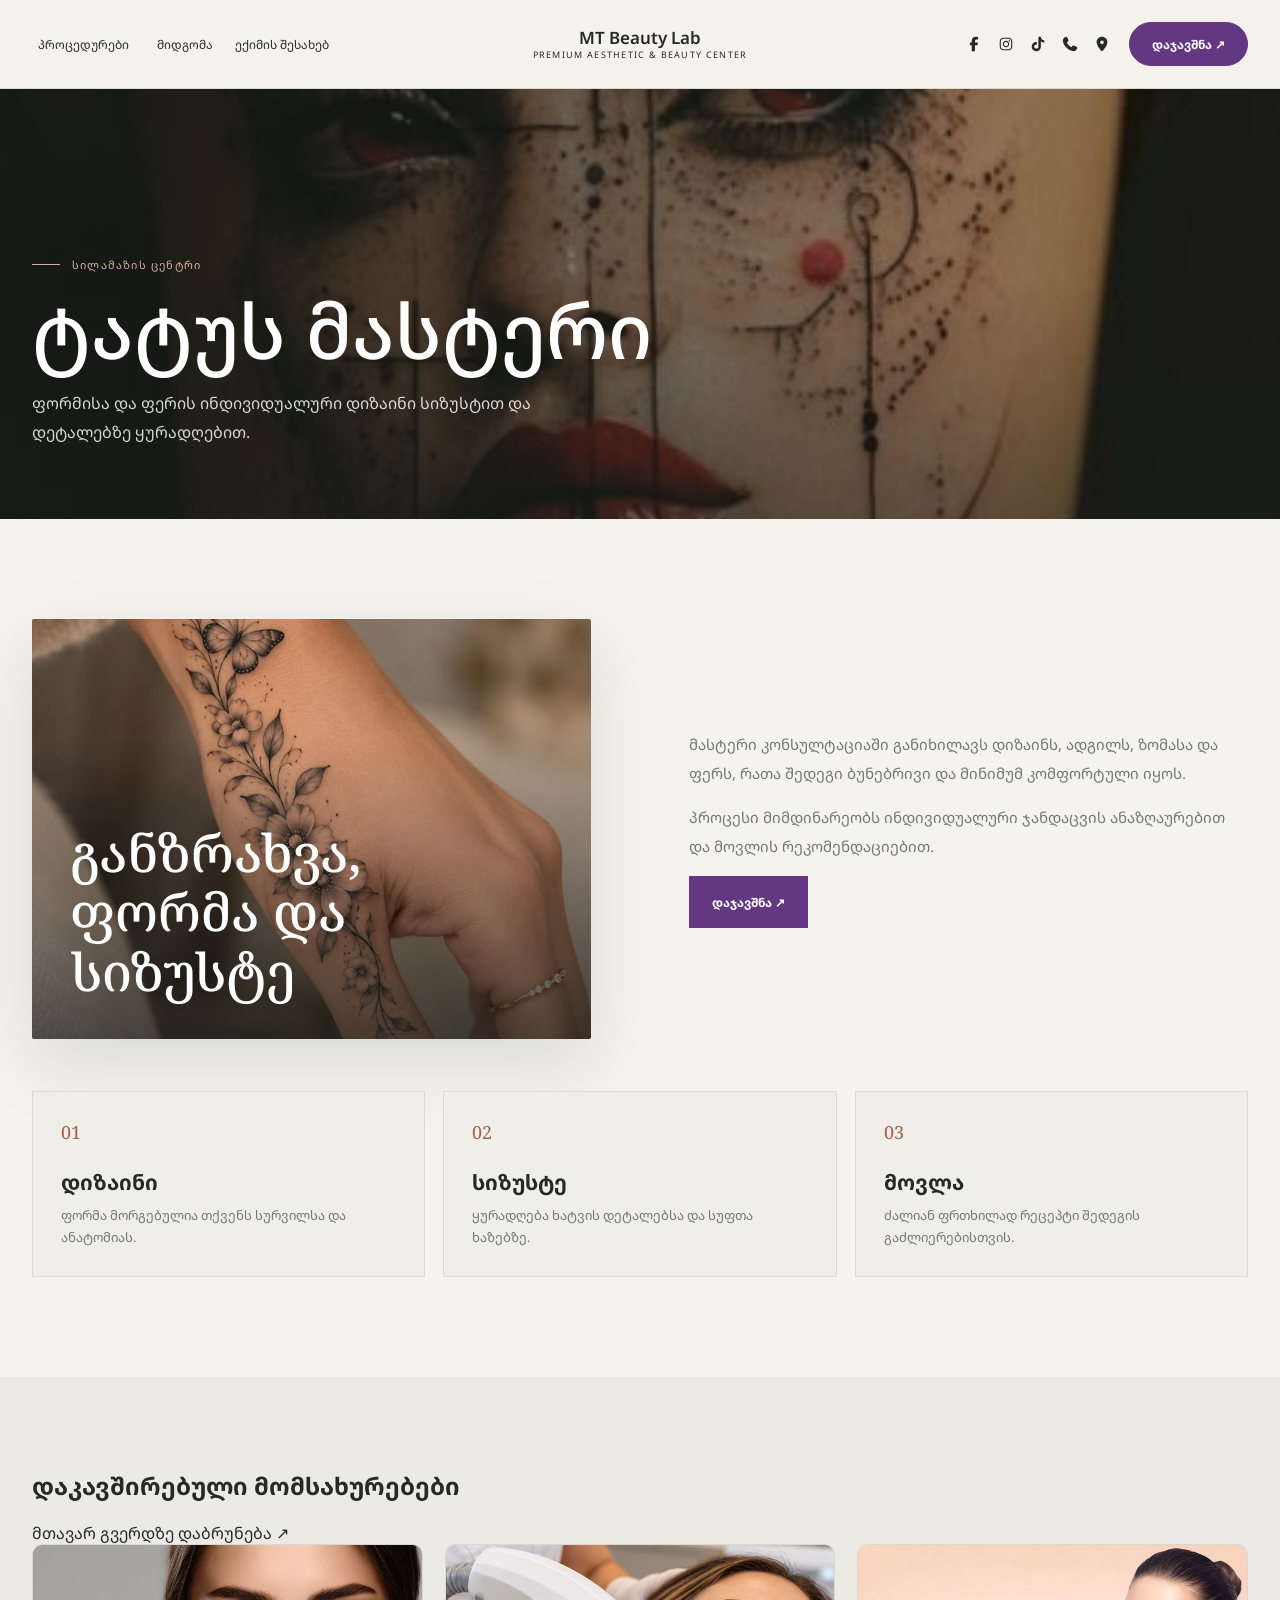
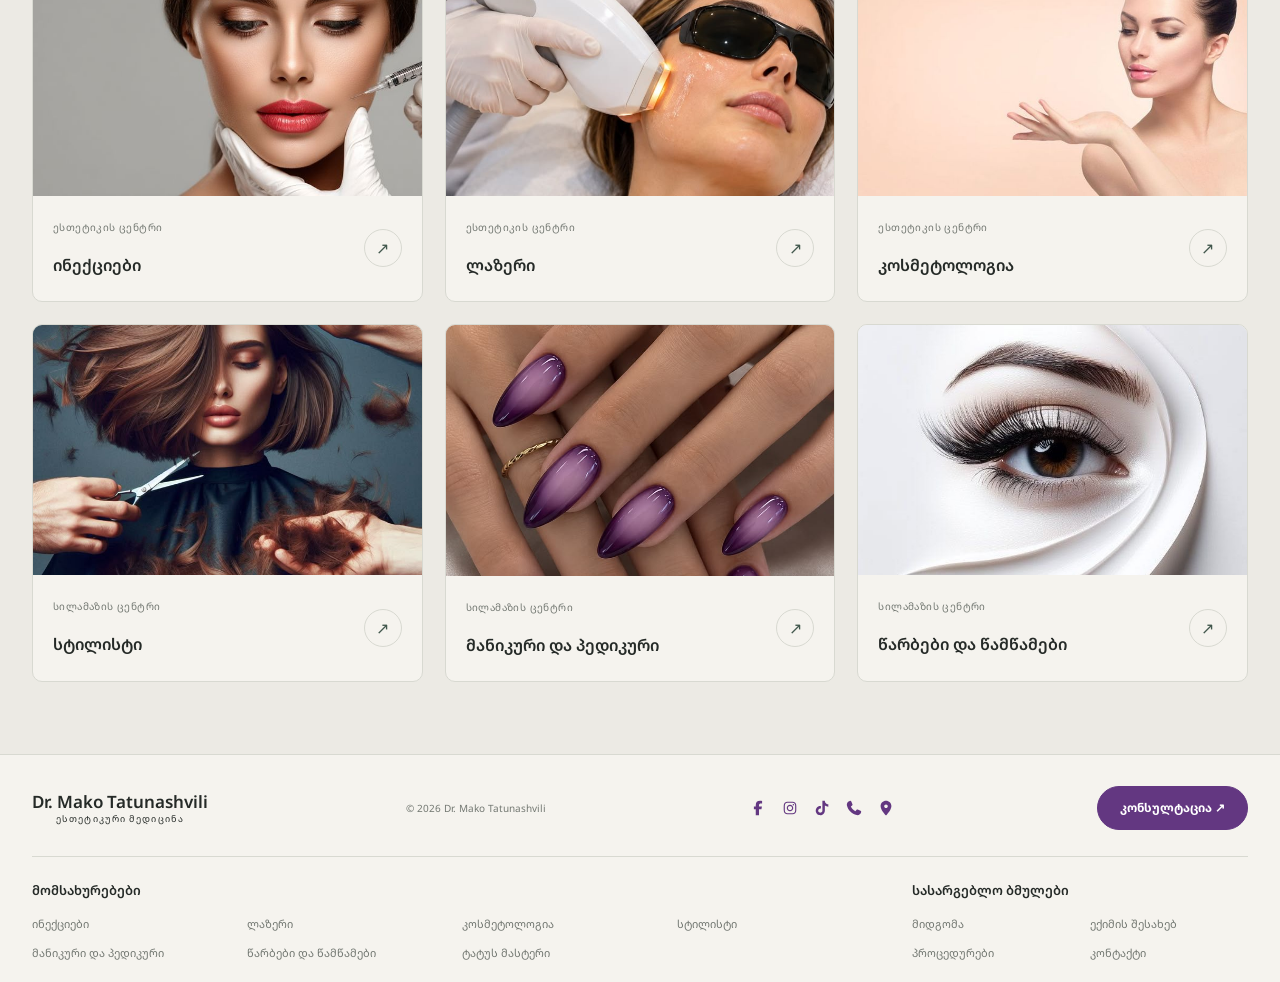
<file: pages/tattoo-master.html>
<!doctype html>
<html lang="ka">
  <head>
    <meta charset="UTF-8" />
    <meta name="viewport" content="width=device-width,initial-scale=1" />
    <title>ტატუს მასტერი | Dr. Mako Tatunashvili</title>
    <link rel="preconnect" href="https://fonts.googleapis.com" />
    <link rel="preconnect" href="https://fonts.gstatic.com" crossorigin />
    <link
      href="https://fonts.googleapis.com/css2?family=Noto+Sans+Georgian:wght@400;500;600;700&family=Noto+Serif+Georgian:wght@400;500;600&display=swap"
      rel="stylesheet"
    />
    <link rel="stylesheet" href="../pages.css" />
  </head>
  <body class="tattoo-master">
    <header class="sub-header">
      <div class="wrap nav">
        <a class="brand" href="../index.html"
          ><strong>MT Beauty Lab</strong
          ><span>Premium Aesthetic & Beauty Center</span></a
        >
        <nav class="nav-links">
          <button class="nav-trigger" type="button" aria-expanded="false">
            პროცედურები</button
          ><a href="../index.html#approach">მიდგომა</a
          ><a href="../index.html#doctor">ექიმის შესახებ</a>
        </nav>
        <div class="header-actions">
          <a class="button nav-book" href="../index.html#booking">დაჯავშნა ↗</a>
        </div>
        <button
          class="menu-toggle"
          type="button"
          aria-label="მენიუს გახსნა"
          aria-expanded="false"
        >
          ☰
        </button>
      </div>
      <div class="mega-menu">
        <div class="wrap mega-menu-inner">
          <div class="mega-column">
            <p class="mega-label">ესთეტიკის ცენტრი</p>
            <a href="injections.html">ინექციები</a
            ><a href="laser.html">ლაზერი</a
            ><a href="cosmetology.html">კოსმეტოლოგიური პროცედურები</a>
          </div>
          <div class="mega-column">
            <p class="mega-label">სილამაზის ცენტრი</p>
            <a href="stylist.html">სტილისტი</a
            ><a href="manicure-pedicure.html">მანიკური და პედიკური</a
            ><a href="brows-lashes.html">წარბები და წამწამები</a
            ><a class="active" href="tattoo-master.html">ტატუს მასტერი</a>
          </div>
          <a class="mega-feature" href="../index.html#booking"
            ><strong>ინდივიდუალური კონსულტაცია</strong></a
          >
        </div>
      </div>
    </header>
    <main>
      <section class="page-hero">
        <div class="wrap page-hero-inner">
          <p class="eyebrow">სილამაზის ცენტრი</p>
          <h1>ტატუს მასტერი</h1>
          <p>
            ფორმისა და ფერის ინდივიდუალური დიზაინი სიზუსტით და დეტალებზე
            ყურადღებით.
          </p>
        </div>
      </section>
      <section class="page-content">
        <div class="wrap">
          <div class="content-grid">
            <div><h2>განზრახვა, ფორმა და სიზუსტე</h2></div>
            <div>
              <p>
                მასტერი კონსულტაციაში განიხილავს დიზაინს, ადგილს, ზომასა და
                ფერს, რათა შედეგი ბუნებრივი და მინიმუმ კომფორტული იყოს.
              </p>
              <p>
                პროცესი მიმდინარეობს ინდივიდუალური ჯანდაცვის ანაზღაურებით და
                მოვლის რეკომენდაციებით.
              </p>
              <a class="button" href="../index.html#booking">დაჯავშნა ↗</a>
            </div>
          </div>
          <div class="benefits">
            <article class="benefit">
              <span>01</span>
              <h3>დიზაინი</h3>
              <p>ფორმა მორგებულია თქვენს სურვილსა და ანატომიას.</p>
            </article>
            <article class="benefit">
              <span>02</span>
              <h3>სიზუსტე</h3>
              <p>ყურადღება ხატვის დეტალებსა და სუფთა ხაზებზე.</p>
            </article>
            <article class="benefit">
              <span>03</span>
              <h3>მოვლა</h3>
              <p>ძალიან ფრთხილად რეცეპტი შედეგის გაძლიერებისთვის.</p>
            </article>
          </div>
        </div>
      </section>
      <section class="page-related">
        <div class="wrap">
          <div class="ბ">
            <h2>დაკავშირებული მომსახურებები</h2>
            <a href="../index.html">მთავარ გვერდზე დაბრუნება ↗</a>
          </div>
          <div class="related-links">
            <a href="brows-lashes.html">წარბები და წამწამები <span>↗</span></a
            ><a href="stylist.html">სტილისტი <span>↗</span></a
            ><a href="manicure-pedicure.html"
              >მანიკური და პედიკური <span>↗</span></a
            >
          </div>
        </div>
      </section>
    </main>
    <footer>
      <div class="wrap footer-row">
        <a class="brand" href="../index.html"
          ><strong>Dr. Mako Tatunashvili</strong
          ><span>ესთეტიკური მედიცინა</span></a
        >
        <p>© <span id="year"></span> Dr. Mako Tatunashvili</p>
        <a class="button footer-cta" href="../index.html#booking"
          >კონსულტაცია ↗</a
        >
        <div class="footer-links">
          <a href="../index.html#doctor">ექიმის შესახებ</a
          ><a href="../index.html#treatments">პროცედურები</a
          ><a href="../index.html#booking">კონტაქტი</a>
        </div>
      </div>
      <div class="wrap footer-map"></div>
    </footer>
    <script src="../pages.js"></script>
  </body>
</html>
</file>
<file: pages.css>
:root {
  --paper: #f5f3ee;
  --ink: #252a27;
  --muted: #737872;
  --green: #42584d;
  --green-deep: #293b33;
  --line: #d8d9d1;
  --rust: #a45f4c;
  --purple-accent: #633781;
  --serif: "Noto Serif Georgian", Georgia, serif;
  --sans: "Noto Sans Georgian", Arial, sans-serif;
}

* { box-sizing: border-box; }
html { scroll-behavior: smooth; }
body {
  margin: 0;
  overflow-x: hidden;
  background: var(--paper);
  color: var(--ink);
  font-family: var(--sans);
  -webkit-font-smoothing: antialiased;
}
a { color: inherit; text-decoration: none; }
.wrap { width: min(1220px, calc(100% - 64px)); margin-inline: auto; }

.sub-header {
  position: relative;
  z-index: 10;
  border-bottom: 1px solid var(--line);
  background: rgba(245, 243, 238, 0.96);
}
.nav {
  display: grid;
  grid-template-columns: 1fr auto 1fr;
  height: 88px;
  align-items: center;
  gap: 26px;
}
.brand {
  display: inline-flex;
  grid-column: 2;
  grid-row: 1;
  align-items: center;
  flex-direction: column;
  gap: 4px;
  line-height: 1;
  text-align: center;
  white-space: nowrap;
}
.brand strong { font-size: 17px; font-weight: 600; }
.brand span { font-size: 9px; letter-spacing: 1.3px; text-transform: uppercase; }
.nav-links { display: flex; grid-column: 1; grid-row: 1; align-items: center; gap: 22px; font-size: 12px; }
.nav-links a { transition: color 0.2s; }
.nav-links a:hover, .nav-links a.active { color: var(--rust); }
.nav-trigger { border: 0; background: transparent; color: inherit; cursor: pointer; font: inherit; }
.header-actions { display: flex; grid-column: 3; grid-row: 1; align-items: center; justify-self: end; gap: 14px; }
.social-links { display: flex; align-items: center; gap: 6px; color: inherit; }
.social-link { display: inline-grid; width: 26px; height: 40px; flex: 0 0 auto; place-items: center; color: inherit; transition: opacity 0.2s ease; }
.social-link:hover { opacity: 0.68; }
.social-link:focus-visible { outline: 2px solid currentColor; outline-offset: 3px; }
.social-icon { display: block; width: 18px; height: 18px; background-color: currentColor; mask-position: center; mask-repeat: no-repeat; mask-size: contain; -webkit-mask-position: center; -webkit-mask-repeat: no-repeat; -webkit-mask-size: contain; }
.social-icon-facebook { mask-image: url("./icons/facebook-f-brands-solid-full.svg"); -webkit-mask-image: url("./icons/facebook-f-brands-solid-full.svg"); }
.social-icon-instagram { mask-image: url("./icons/instagram-brands-solid-full.svg"); -webkit-mask-image: url("./icons/instagram-brands-solid-full.svg"); }
.social-icon-tiktok { mask-image: url("./icons/tiktok-brands-solid-full.svg"); -webkit-mask-image: url("./icons/tiktok-brands-solid-full.svg"); }
.social-icon-phone { mask-image: url("./icons/phone-solid-full.svg"); -webkit-mask-image: url("./icons/phone-solid-full.svg"); }
.social-icon-location { mask-image: url("./icons/location-dot-solid-full.svg"); -webkit-mask-image: url("./icons/location-dot-solid-full.svg"); }
.header-mobile-social-links { display: none; }
.button {
  display: inline-flex;
  min-height: 52px;
  align-items: center;
  justify-content: center;
  gap: 12px;
  padding: 0 22px;
  border: 1px solid var(--purple-accent);
  background: var(--purple-accent);
  color: #fff;
  font-size: 12px;
  font-weight: 700;
  transition: 0.2s ease;
}
.button:hover {
  border-color: #4f2869;
  background: #4f2869;
}
.nav-book { min-height: 44px; border-radius: 999px; }
.menu-toggle { display: none; width: 44px; height: 44px; border: 1px solid var(--ink); background: transparent; font-size: 20px; }
.mega-menu { display: none; position: absolute; top: 88px; right: 0; left: 0; border-bottom: 1px solid var(--line); background: var(--paper); }
.sub-header.menu-open .mega-menu { display: block; }
.mega-menu-inner { display: grid; grid-template-columns: 1fr 1fr 1.5fr; gap: 36px; padding-block: 28px; }
.mega-column { display: flex; flex-direction: column; gap: 12px; }
.mega-label { margin: 0 0 4px; font-size: 12px; font-weight: 700; }
.mega-column a { font-size: 13px; }
.mega-column a:hover { color: var(--rust); }
.mega-feature { min-height: 180px; align-content: end; padding: 22px; background: linear-gradient(135deg, var(--green), var(--green-deep)); color: #fff; }
.mega-feature { position: relative; overflow: hidden; background-size: cover; background-position: center; }
.mega-feature::before { content: ""; position: absolute; inset: 0; background: linear-gradient(0deg, rgba(25,28,25,.78), rgba(25,28,25,.08)); }
.mega-feature strong { position: relative; z-index: 1; }
body.injections .mega-feature { background-image: url("../assets/Cosmetology by AI.jpg"); }
body.laser .mega-feature { background-image: url("../assets/2.avif"); }
body.cosmetology .mega-feature { background-image: url("../assets/16.jpg"); }
body.stylist .mega-feature { background-image: url("../assets/pix.jpg"); }
body.manicure-pedicure .mega-feature { background-image: url("../assets/6.jpg"); }
body.brows-lashes .mega-feature { background-image: url("../assets/16.jpg"); }
body.tattoo-master .mega-feature { background-image: url("../assets/Golden Beauty Lab Logo on Lavender Gradient.png"); }

.page-hero {
  position: relative;
  min-height: 430px;
  display: grid;
  align-items: end;
  overflow: hidden;
  background: #39342f;
  color: #fff;
  background-size: cover;
  background-position: center 38%;
}
.page-hero-inner { position: relative; z-index: 2; padding: 90px 0 72px; animation: page-arrive 0.9s cubic-bezier(.22,1,.36,1) both; }
.page-hero::before { content: ""; position: absolute; z-index: 1; inset: 0; background: linear-gradient(90deg, rgba(25, 28, 25, 0.82) 0%, rgba(25, 28, 25, 0.48) 48%, rgba(25, 28, 25, 0.08) 100%), linear-gradient(0deg, rgba(25,28,25,.38), transparent 55%); }
.eyebrow { display: flex; align-items: center; gap: 12px; margin: 0 0 18px; color: #d7ae9b; font-size: 11px; letter-spacing: 1.2px; text-transform: uppercase; }
.eyebrow::before { width: 28px; height: 1px; background: currentColor; content: ""; }
.page-hero h1 { max-width: 720px; margin: 0; font-family: var(--sans); font-size: clamp(42px, 7vw, 76px); font-weight: 500; line-height: 1.05; }
.page-hero p:last-child { max-width: 520px; margin: 20px 0 0; color: rgba(255, 255, 255, 0.82); line-height: 1.8; }

.page-content { padding: 100px 0; }
.content-grid { display: grid; grid-template-columns: 1fr 1fr; align-items: stretch; gap: 8%; }
.content-grid > div:first-child {
  min-height: 420px;
  overflow: hidden;
  border-radius: 2px;
  background: #d6d3ca;
  background-size: cover;
  background-position: center;
  box-shadow: 0 24px 70px rgba(35,38,34,.12);
}
.content-grid > div:first-child h2 {
  display: flex;
  min-height: 420px;
  align-items: flex-end;
  margin: 0;
  padding: 38px;
  background: linear-gradient(0deg, rgba(25,28,25,.72), rgba(25,28,25,.02) 72%);
  color: #fff;
}
.content-grid > div:last-child { align-self: center; }
.content-grid h2 { margin: 0 0 24px; font-family: var(--serif); font-size: clamp(34px, 5vw, 52px); line-height: 1.15; font-weight: 500; }
.content-grid p { margin: 0 0 16px; color: var(--muted); font-size: 15px; line-height: 1.9; }
.benefits { display: grid; grid-template-columns: repeat(3, 1fr); gap: 18px; margin-top: 52px; }
.benefit { min-height: 180px; padding: 28px; border: 1px solid var(--line); background: #efeee8; }
.benefit { transition: transform .35s cubic-bezier(.22,1,.36,1), box-shadow .35s ease, border-color .35s ease; }
.benefit:hover { border-color: rgba(66,88,77,.45); box-shadow: 0 16px 36px rgba(35,38,34,.08); transform: translateY(-6px); }
.benefit span { color: var(--rust); font-family: var(--serif); font-size: 18px; }
.benefit h3 { margin: 24px 0 8px; font-size: 21px; }
.benefit p { margin: 0; color: var(--muted); font-size: 13px; line-height: 1.7; }
.page-related { padding: 72px 0; background: #eceae4; }
.related-head { display: flex; align-items: end; justify-content: space-between; gap: 20px; margin-bottom: 28px; }
.related-head h2 { margin: 0; font-size: 34px; }
.related-links { display: grid; grid-template-columns: repeat(3, minmax(0, 1fr)); gap: 22px; }
.related-card { display: block; min-width: 0; overflow: hidden; border: 1px solid var(--line); border-radius: 10px; background: var(--paper); transition: border-color 0.25s, box-shadow 0.25s, transform 0.25s; }
.related-card:hover { border-color: rgba(66, 88, 77, 0.65); box-shadow: 0 16px 36px rgba(35, 38, 34, 0.1); transform: translateY(-5px); }
.related-card:focus-visible { outline: 2px solid var(--green); outline-offset: 4px; }
.related-card-image { display: block; width: 100%; aspect-ratio: 1.55; object-fit: cover; background: #dedbd1; transition: transform 0.35s cubic-bezier(.22,1,.36,1); }
.related-card:hover .related-card-image { transform: scale(1.04); }
.related-card-details { position: relative; display: grid; min-height: 105px; grid-template-columns: 1fr auto; align-items: center; padding: 18px 20px; }
.related-card-category { grid-column: 1; color: var(--muted); font-size: 10px; letter-spacing: 0.04em; }
.related-card-title { grid-column: 1; margin-top: 7px; font-size: 16px; font-weight: 600; line-height: 1.5; }
.related-card-arrow { grid-column: 2; grid-row: 1 / span 2; display: grid; width: 38px; height: 38px; place-items: center; border: 1px solid var(--line); border-radius: 50%; color: var(--green); transition: color 0.25s, background 0.25s, border-color 0.25s; }
.related-card:hover .related-card-arrow { border-color: var(--green); background: var(--green); color: #fff; }

body.injections .page-hero { background-image: url("./assets/Cosmetology by AI.jpg"); }
body.injections .content-grid > div:first-child { background-image: url("../assets/Cosmetology by AI.jpg"); }
body.laser .page-hero { background-image: url("./assets/laser.jpg"); }
body.laser .content-grid > div:first-child { background-image: url("./assets/laser1.jpg"); }
body.cosmetology .page-hero { background-image: url("./assets/cosmetic(2).jpg"); }
body.cosmetology .content-grid > div:first-child { background-image: url("./assets/cosmetic1\ \(2\).jpg"); }
body.stylist .page-hero { background-image: url("./assets/hear stilist.jpg"); }
body.stylist .content-grid > div:first-child { background-image: url("./assets/hear\ sylest.jpg"); }
body.manicure-pedicure .page-hero { background-image: url("./assets/Nails Inspiratio.jpg"); }
body.manicure-pedicure .content-grid > div:first-child { background-image: url("./assets/neil1.jpg"); }
body.brows-lashes .page-hero { background-image: url("./assets/eye(2).jpg"); }
body.brows-lashes .content-grid > div:first-child { background-image: url("./assets/lashes.jpg"); }
body.tattoo-master .page-hero { background-image: url("./assets/tattoo.jpg"); }
body.tattoo-master .content-grid > div:first-child { background-image: url("./assets/tattoo1.jpg"); }

@keyframes page-arrive {
  from { opacity: 0; transform: translateY(22px); }
  to { opacity: 1; transform: translateY(0); }
}

[data-page-reveal] {
  opacity: 0;
  transform: translateY(24px);
  transition: opacity .75s cubic-bezier(.22,1,.36,1), transform .75s cubic-bezier(.22,1,.36,1);
}
[data-page-reveal].is-visible { opacity: 1; transform: translateY(0); }

footer { margin-top: 0; padding: 31px 0 20px; border-top: 1px solid var(--line); }
.footer-row { display: flex; align-items: center; justify-content: space-between; gap: 20px; }
.footer-row .brand { grid: none; }
.footer-row > p { margin: 0; color: var(--muted); font-size: 10px; }
.footer-links { display: flex; gap: 22px; color: var(--muted); font-size: 11px; }
.page-footer-social-links { color: var(--purple-accent); }
.footer-cta { min-height: 44px; border-radius: 999px; background: var(--purple-accent); border-color: var(--purple-accent); }
.page-footer-navigation { display: grid; grid-template-columns: minmax(0, 1fr) minmax(220px, 0.4fr); gap: 40px; margin-top: 26px; padding-top: 24px; border-top: 1px solid var(--line); }
.page-footer-group h2 { margin: 0 0 16px; font-size: 13px; font-weight: 600; }
.page-footer-link-list { display: grid; gap: 12px 20px; }
.page-footer-service-links { grid-template-columns: repeat(4, minmax(0, 1fr)); }
.page-footer-info-links { grid-template-columns: repeat(2, minmax(0, 1fr)); }
.page-footer-link-list a { color: var(--muted); font-size: 11px; line-height: 1.6; transition: color 0.2s ease; }
.page-footer-link-list a:hover { color: var(--purple-accent); }
.page-footer-link-list a:focus-visible { outline: 2px solid var(--purple-accent); outline-offset: 3px; }

@media (max-width: 800px) {
  .wrap { width: calc(100% - 40px); }
  .nav { grid-template-columns: 44px 1fr 44px; height: 76px; }
  .brand { grid-column: 2; }
  .brand strong { font-size: 14px; }
  .menu-toggle { display: block; grid-column: 3; grid-row: 1; }
  .nav-links { display: none; position: absolute; top: 76px; right: 0; left: 0; padding: 12px 20px 20px; border-bottom: 1px solid var(--line); background: var(--paper); }
  .nav-links.open { display: flex; align-items: stretch; flex-direction: column; gap: 0; }
  .nav-links a, .nav-trigger { padding: 14px 0; border-bottom: 1px solid var(--line); text-align: left; }
  .nav-links.open .header-mobile-social-links { display: flex; align-self: flex-start; gap: 8px; padding: 14px 0 2px; border-top: 1px solid var(--line); }
  .nav-links.open .header-mobile-social-links a { width: 32px; height: 36px; padding: 0; border-bottom: 0; }
  .header-actions { display: none; }
  .mega-menu { top: 76px; }
  .mega-menu-inner { grid-template-columns: 1fr; max-height: 70vh; overflow-y: auto; }
  .mega-feature { min-height: 140px; }
  .page-hero { min-height: 390px; }
  .page-hero::before { inset: 76px 0 0; }
  .page-hero-inner { padding: 70px 0 54px; }
  .content-grid { grid-template-columns: 1fr; gap: 30px; }
  .content-grid > div:first-child,
  .content-grid > div:first-child h2 { min-height: 320px; }
  .page-content { padding: 72px 0; }
  .benefits { grid-template-columns: 1fr; }
  .related-links { grid-template-columns: repeat(2, minmax(0, 1fr)); gap: 14px; }
  .related-card-details { min-height: 100px; padding: 15px; }
  .related-card-title { font-size: 14px; }
  .related-card-arrow { width: 32px; height: 32px; }
  .related-head { align-items: flex-start; flex-direction: column; }
  .footer-row { align-items: flex-start; flex-direction: column; }
  .footer-links { flex-wrap: wrap; }
  .page-footer-navigation { grid-template-columns: 1fr; gap: 24px; }
  .page-footer-service-links { grid-template-columns: repeat(3, minmax(0, 1fr)); }
}

@media (max-width: 480px) {
  .page-footer-service-links { grid-template-columns: repeat(2, minmax(0, 1fr)); }
}

@media (prefers-reduced-motion: reduce) {
  * { scroll-behavior: auto !important; transition-duration: 0.01ms !important; }
  [data-page-reveal] { opacity: 1; transform: none; }
}
</file>
